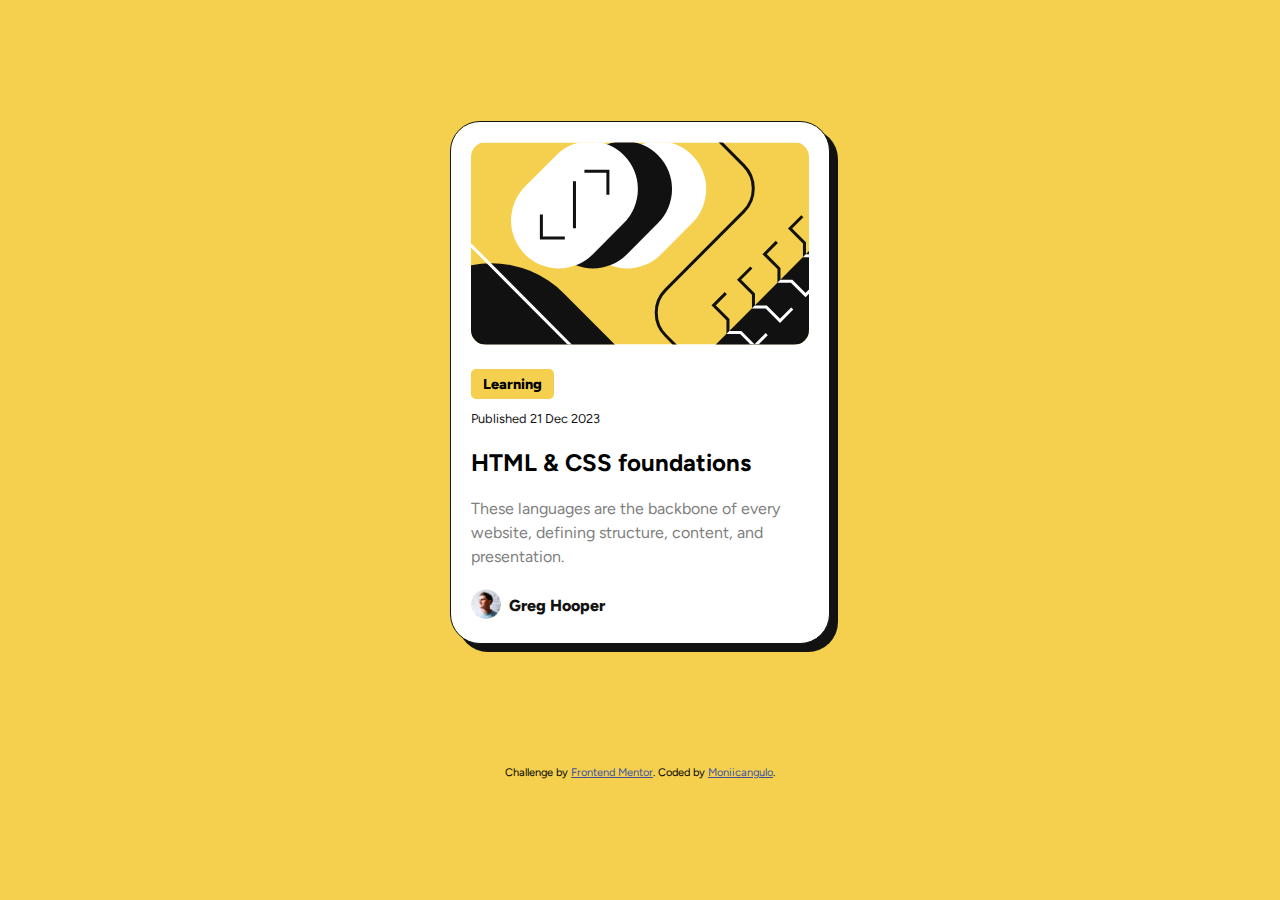
<file: blog-preview-card-main/index.html>
<!DOCTYPE html>
<html lang="en">

<head>
  <meta charset="UTF-8">
  <meta name="viewport" content="width=device-width, initial-scale=1.0">
  <!-- displays site properly based on user's device -->

  <link rel="icon" type="image/png" sizes="32x32" href="./assets/images/favicon-32x32.png">
  <link rel="stylesheet" href="stylesheet.css">
  <title>Frontend Mentor | Blog preview card</title>

  <!-- Feel free to remove these styles or customise in your own stylesheet 👍 -->
  <style>
    .attribution {
      font-size: 11px;
      text-align: center;
    }

    .attribution a {
      color: hsl(228, 45%, 44%);
    }
  </style>
</head>

<body>

  <div class="main-card">
    <figure class="illustration-article">
      <img src="assets/images/illustration-article.svg" alt="illustration-article">
    </figure>
    <div class="main-card-date">
      <span>Learning</span>
      <p>
        Published 21 Dec 2023
      </p>
    </div>
    <h2>
      HTML & CSS foundations
    </h2>
    <p>
      These languages are the backbone of every website, defining structure, content, and presentation.
    </p>
    <div class="main-card-user">
      <figure>
        <img src="assets/images/image-avatar.webp" alt="user">
      </figure>
      <p>
        Greg Hooper
      </p>
    </div>
  </div>

  <div class="attribution">
    Challenge by <a href="https://www.frontendmentor.io?ref=challenge" target="_blank">Frontend Mentor</a>.
    Coded by <a href="#">Moniicangulo</a>.
  </div>
</body>

</html>
</file>
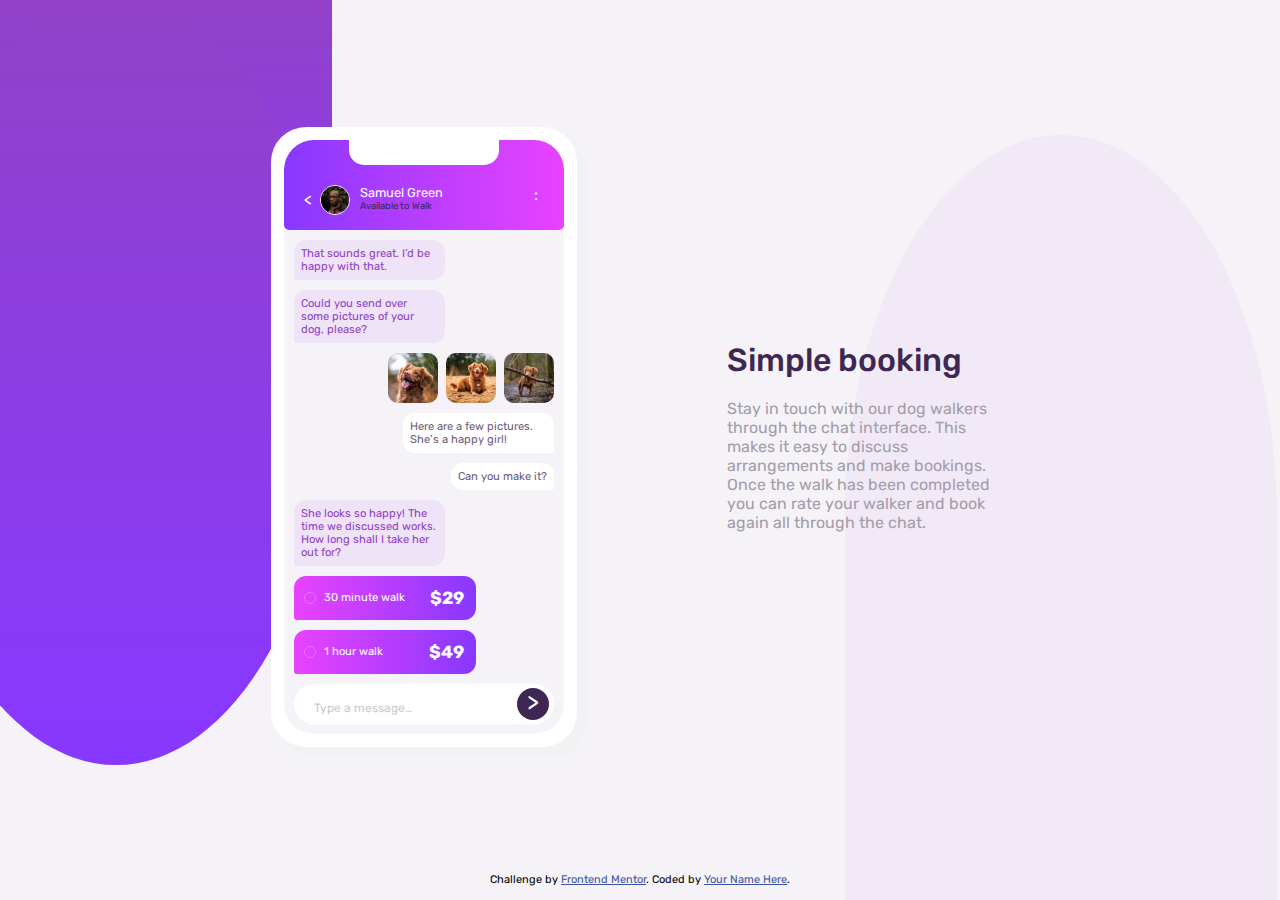
<file: chat-app-css-illustration-master/index.html>
<!DOCTYPE html>
<html lang="en">

<head>
  <meta charset="UTF-8">
  <meta name="viewport" content="width=device-width, initial-scale=1.0">
  <!-- displays site properly based on user's device -->

  <link rel="icon" type="image/png" sizes="32x32" href="./images/favicon-32x32.png">
  <link rel="stylesheet" href="stylesheet.css">
  <title>Frontend Mentor | [Challenge Name Here]</title>

  <!-- Feel free to remove these styles or customise in your own stylesheet 👍 -->
  <style>
    .attribution {
      font-size: 11px;
      text-align: center;
    }

    .attribution a {
      color: hsl(228, 45%, 44%);
    }
  </style>
</head>

<body>
  <section>

    <div class="container-phone">
      <div class="container-main-heading">
        <span class="rectangle-head"></span>
        
        <div class="main-heading">
          <span>&lt</span>
          
          <div class="container-user">
            <figure>
              <img src="images/avatar.jpg" alt="avatar">
            </figure>
            <div>
              <span>
                Samuel Green
              </span>
              <span>
                Available to Walk
              </span>
            </div>
          </div>
          
          <span>:</span>
        </div>
      </div>



      <div class="container-chat">
        <p class="message-left">
          That sounds great. I’d be happy with that.
        </p>
        <p class="message-left">
          Could you send over some pictures of your dog, please?
        </p>

        <div class="images-dogs">
          <figure>
            <img src="images/dog-image-1.jpg" alt="dog">
          </figure>
          <figure>
            <img src="images/dog-image-2.jpg" alt="dog">
          </figure>
          <figure>
            <img src="images/dog-image-3.jpg" alt="dog">
          </figure>
        </div>

        <p class="message-right">
          Here are a few pictures. She’s a happy girl!
        </p>
        <p class="message-right">
          Can you make it?
        </p>

        <p class="message-left">
          She looks so happy! The time we discussed works. How long shall I take her out for?
        </p>

        <div class="container-price">
          <span class="radio"></span>
          <span>30 minute walk </span>
          <span>$29</span>
        </div>
        <div class="container-price">
          <span class="radio"></span>
          <span> 1 hour walk </span>
          <span>$49</span>
        </div>

        <div class="submit-button">
          <span>
            Type a message…
          </span>
          <span>&#62</span>
        </div>
      </div>
    </div>

    <div class="container-info">
      <h1>
        Simple booking
      </h1>
      <p>
        Stay in touch with our dog walkers through the chat interface. This makes it easy to
        discuss arrangements and make bookings. Once the walk has been completed you can rate
        your walker and book again all through the chat.
      </p>
    </div>

  </section>

  <div class="attribution">
    Challenge by <a href="https://www.frontendmentor.io?ref=challenge" target="_blank">Frontend Mentor</a>.
    Coded by <a href="#">Your Name Here</a>.
  </div>
</body>

</html>
</file>
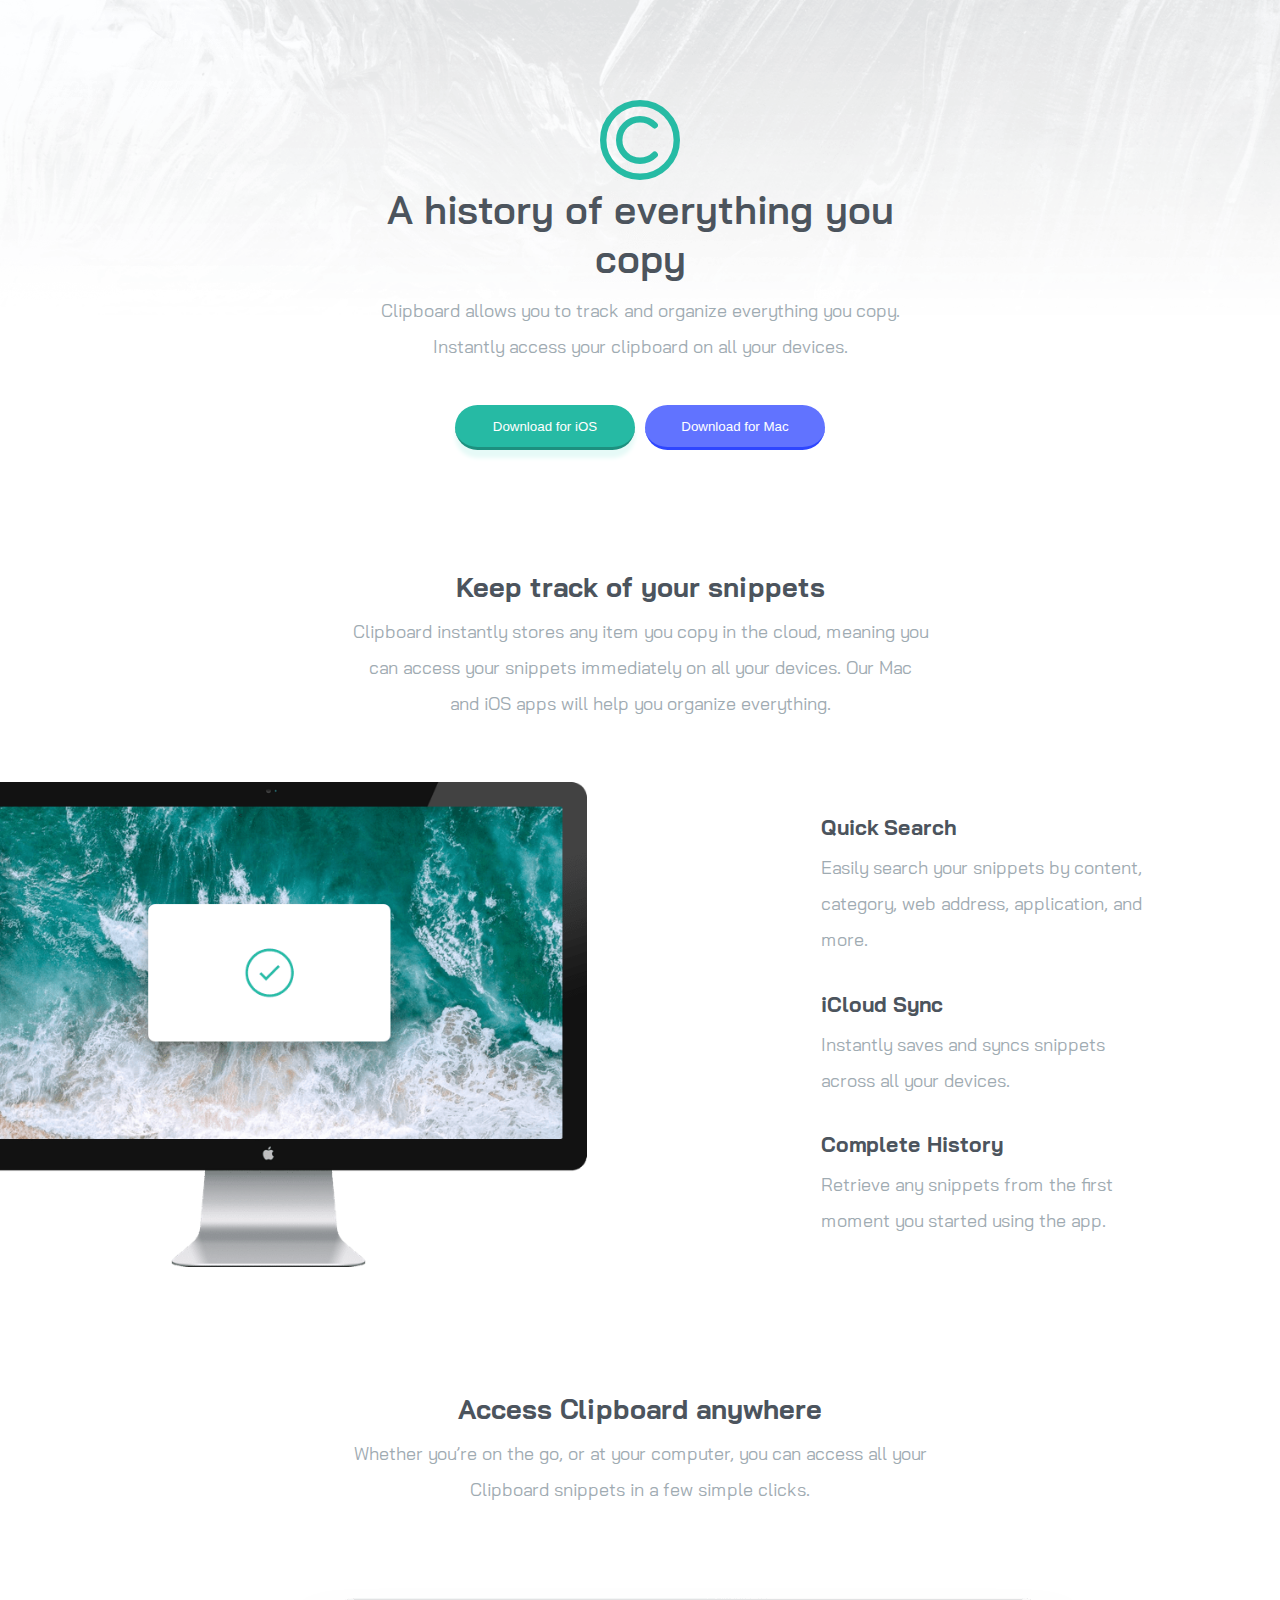
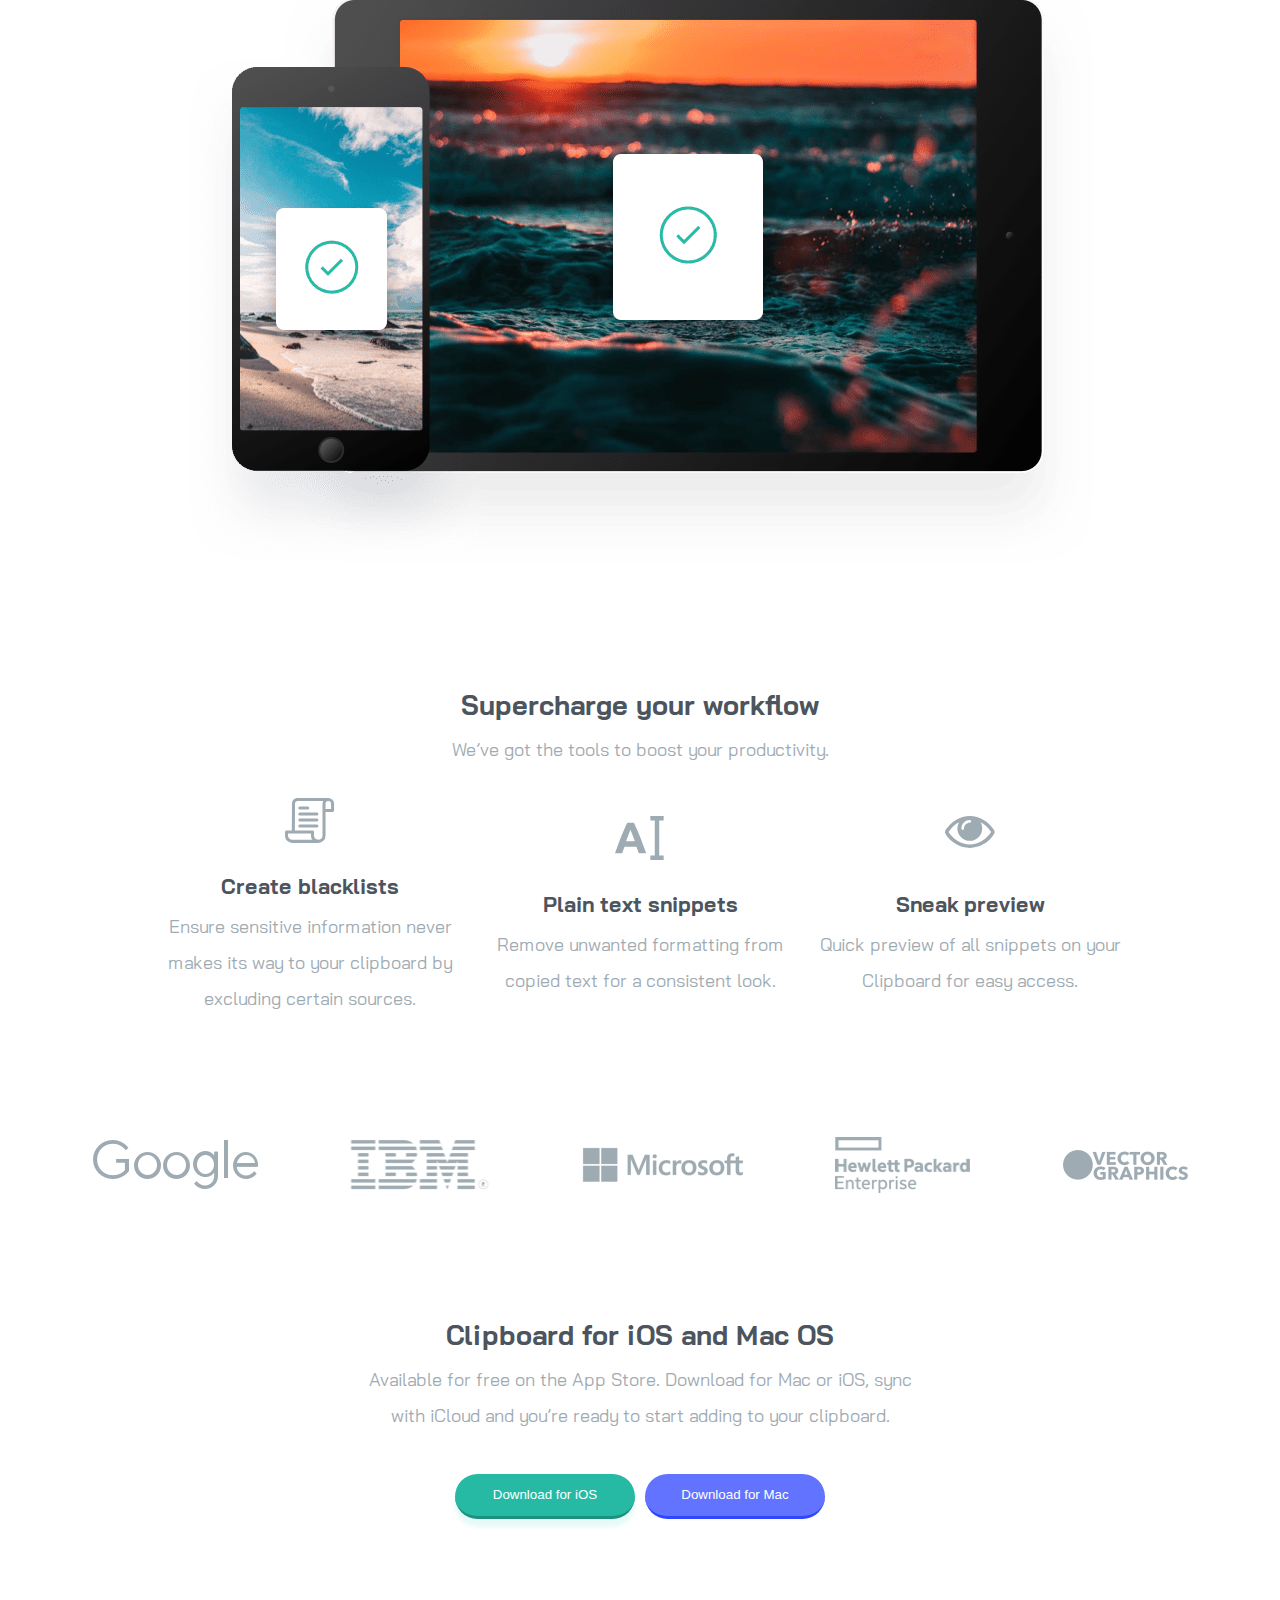
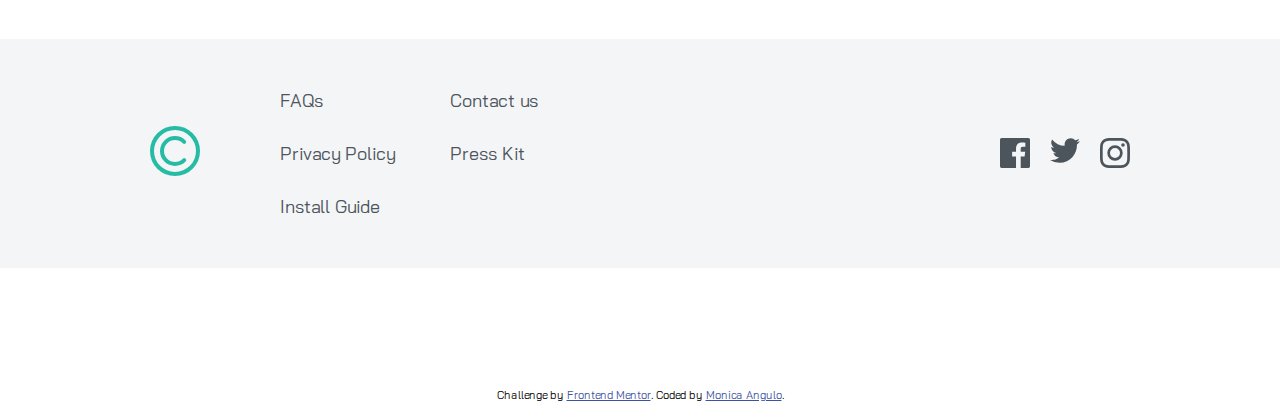
<file: clipboard-landing-page-master/index.html>
<!DOCTYPE html>
<html lang="en">

<head>
  <meta charset="UTF-8">
  <meta name="viewport" content="width=device-width, initial-scale=1.0">
  <!-- displays site properly based on user's device -->

  <link rel="icon" type="image/png" sizes="32x32" href="./images/favicon-32x32.png">
  <link rel="stylesheet" href="stylesheet.css">

  <title>Frontend Mentor | Clipboard landing page</title>

  <!-- Feel free to remove these styles or customise in your own stylesheet 👍 -->
  <style>
    .attribution {
      font-size: 11px;
      text-align: center;
    }

    .attribution a {
      color: hsl(228, 45%, 44%);
    }
  </style>
</head>

<body>

  <header>
    <figure>
      <img src="images/logo.svg" alt="logo">
    </figure>
    <div class="container-text">
      <h1>
        A history of everything you copy
      </h1>
      <p>
        Clipboard allows you to track and organize everything you
        copy. Instantly access your clipboard on all your devices.
      </p>
    </div>
    <div class="container-buttons">
      <button class="button-ios">
        Download for iOS
      </button>
      <button class="button-mac">
        Download for Mac
      </button>
    </div>
  </header>

  <section class="main-section">

    <div class="container-text">
      <h2>
        Keep track of your snippets
      </h2>
      <p>
        Clipboard instantly stores any item you copy in the cloud,
        meaning you can access your snippets immediately on all your
        devices. Our Mac and iOS apps will help you organize everything.
      </p>
    </div>

    <div class="container-information">
      <figure>
        <img src="images/image-computer.png" alt="computer">
      </figure>

      <div class="information">
        <div class="container-text">
          <h3>
            Quick Search
          </h3>
          <p>
            Easily search your snippets by content, category, web address,
            application, and more.
          </p>
        </div>

        <div class="container-text">
          <h3>
            iCloud Sync
          </h3>
          <p>
            Instantly saves and syncs snippets across all your devices.
          </p>
        </div>

        <div class="container-text">
          <h3>
            Complete History
          </h3>
          <p>
            Retrieve any snippets from the first moment you started using the app.
          </p>

        </div>
      </div>
    </div>
  </section>

  <section>
    <div class="container-text">
      <h2>
        Access Clipboard anywhere
      </h2>
      <p>
        Whether you’re on the go, or at your computer, you can access all your Clipboard
        snippets in a few simple clicks.
      </p>
    </div>
    <figure class="devices">
      <img src="images/image-devices.png" alt="">
    </figure>

  </section>

  <section class="container-characteristics">
    <div class="container-text">
      <h2>
        Supercharge your workflow
      </h2>
      <p>
        We’ve got the tools to boost your productivity.
      </p>
    </div>

    <div class="characteristics">
      <div class="container-text">
        <figure>
          <img src="images/icon-blacklist.svg" alt="icon-blacklist">
        </figure>
        <h3>
          Create blacklists
        </h3>
        <p>
          Ensure sensitive information never makes its way to your clipboard by excluding certain sources.
        </p>
      </div>
      <div class="container-text">
        <figure>
          <img src="images/icon-text.svg" alt="icon-text">
        </figure>
        <h3>
          Plain text snippets
        </h3>
        <p>
          Remove unwanted formatting from copied text for a consistent look.
        </p>
      </div>
      <div class="container-text">
        <figure>
          <img src="images/icon-preview.svg" alt="icon-preview">
        </figure>
        <h3>
          Sneak preview
        </h3>
        <p>
          Quick preview of all snippets on your Clipboard for easy access.
        </p>
      </div>
    </div>
  </section>

  <section class="container-logos">
    <figure>
      <img src="images/logo-google.png" alt="logo-google">
    </figure>
    <figure>
      <img src="images/logo-ibm.png" alt="logo-ibm">
    </figure>
    <figure>
      <img src="images/logo-microsoft.png" alt="logo-ibm">
    </figure>
    <figure>
      <img src="images/logo-hp.png" alt="logo-hp">
    </figure>
    <figure>
      <img src="images/logo-vector-graphics.png" alt="logo-vector-graphics">
    </figure>
  </section>

  <section>
    <div class="container-text">
      <h2>
        Clipboard for iOS and Mac OS
      </h2>
      <p>
        Available for free on the App Store. Download for Mac or iOS, sync with iCloud
        and you’re ready to start adding to your clipboard.
      </p>
    </div>
    <div class="container-buttons">
      <button class="button-ios">
        Download for iOS
      </button>
      <button class="button-mac">
        Download for Mac
      </button>
    </div>
  </section>

  <footer class="footer">
    <figure>
      <img src="images/logo.svg" alt="logo">
    </figure>
    <div class="links">
      <a href="/">
        FAQs
      </a>
      <a href="/">
        Contact us
      </a>
      <a href="/">
        Privacy Policy
      </a>
      <a href="/">
        Press Kit
      </a>
      <a href="/">
        Install Guide
      </a>
    </div>

    <div>
      <figure>
        <img src="images/icon-facebook.svg" alt="icon-facebook">
      </figure>
      <figure>
        <img src="images/icon-twitter.svg" alt="icon-twitter">
      </figure>
      <figure>
        <img src="images/icon-instagram.svg" alt="icon-instagram">
      </figure>
    </div>
  </footer>

  <footer class="attribution">
    <p >
      Challenge by <a href="https://www.frontendmentor.io?ref=challenge" target="_blank">Frontend Mentor</a>.
      Coded by <a href="#">Monica Angulo</a>.
    </p>
  </footer> 
</body>

</html>
</file>
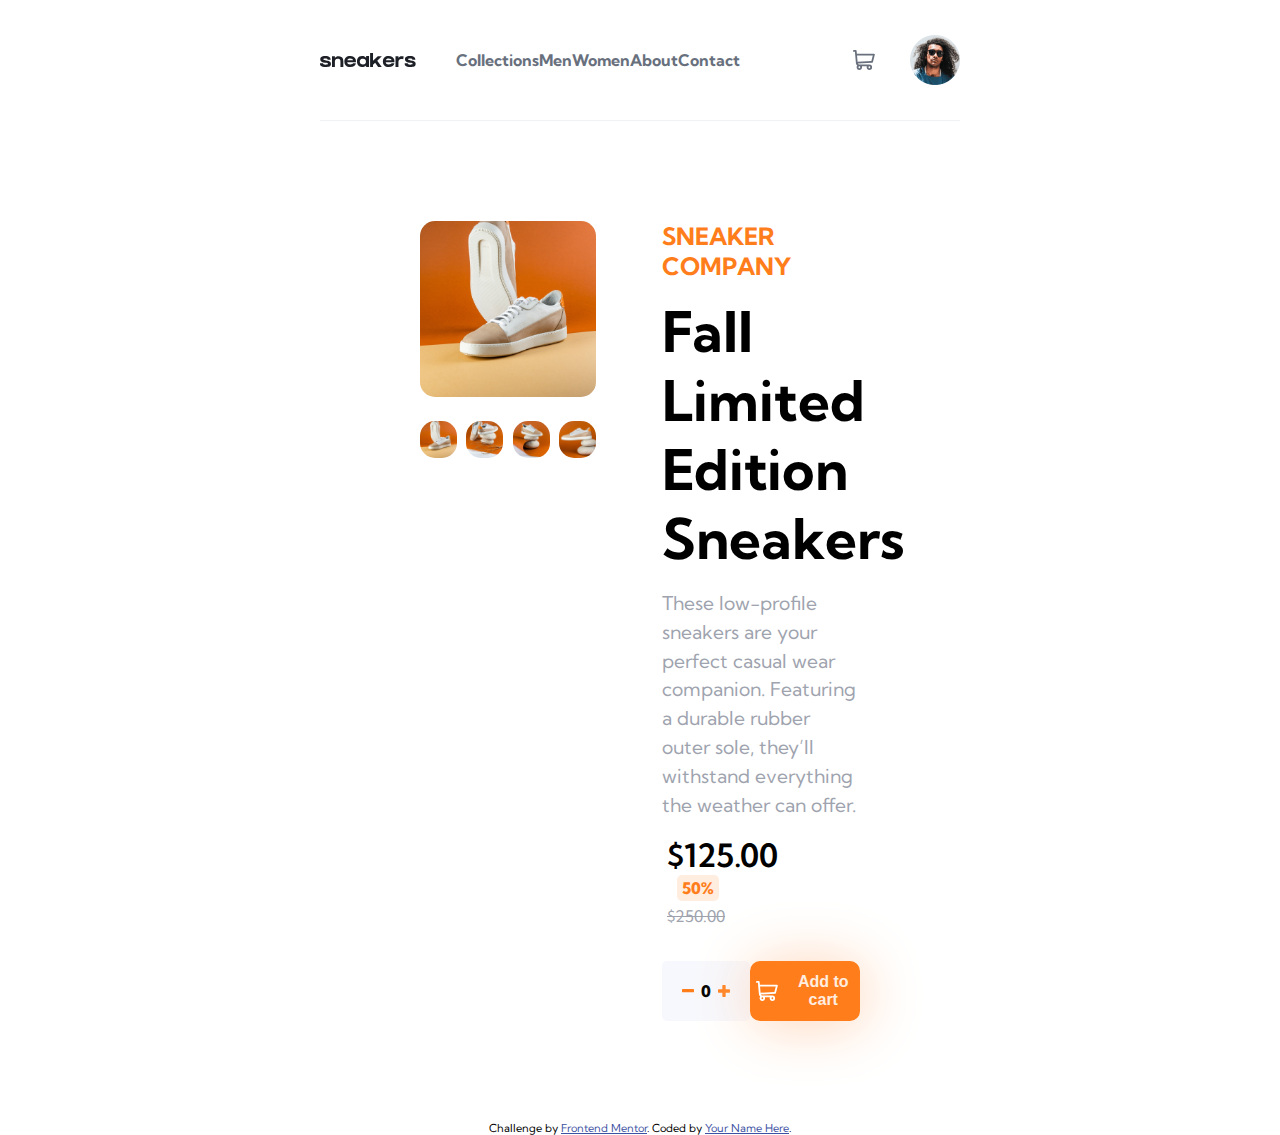
<file: ecommerce-product-page-main/index.html>
<!DOCTYPE html>
<html lang="en">
<head>
  <meta charset="UTF-8">
  <meta name="viewport" content="width=device-width, initial-scale=1.0"> <!-- displays site properly based on user's device -->

  <link rel="icon" type="image/png" sizes="32x32" href="./images/favicon-32x32.png">
  
  <title>Frontend Mentor | E-commerce product page</title>
  <link rel="stylesheet" href="css/stylesheet.css">

  <!-- Feel free to remove these styles or customise in your own stylesheet 👍 -->
  <style>
    .attribution { font-size: 11px; text-align: center; }
    .attribution a { color: hsl(228, 45%, 44%); }
  </style>
</head>
<body>
  <header>
    <div class="contenedor-logo-nav">
      <img src="images/logo.svg" alt="Logo" class="logo">
      <nav>
        <ul>
          <li class="letra-nav">Collections</li>
          <li class="letra-nav">Men</li>
          <li class="letra-nav">Women</li>
          <li class="letra-nav">About</li>
          <li class="letra-nav">Contact</li>
        </ul>
      </nav>
    </div>
    <div class="contenedor-header-images">
      <img src="images/icon-cart.svg" alt="cart" class="imagen-cart">
      <img src="images/image-avatar.png" alt="user"class="imagen-user">
    </div>
  </header>
  <div class="contenedor-principal">

    <section class="section01">
      <figure class="imagen-principal">
        <img src="images/image-product-1.jpg" alt="product-1">
      </figure>
      <div class="contenedor-barra-img">
        <img src="images/image-product-1-thumbnail.jpg" alt="product-1">
        <img src="images/image-product-2-thumbnail.jpg" alt="product-2">
        <img src="images/image-product-3-thumbnail.jpg" alt="product-3">
        <img src="images/image-product-4-thumbnail.jpg" alt="product-4">
      </div>
    </section>
  <section class="section02">
    <span class="letra-naranja">
      SNEAKER COMPANY
    </span>
    <p></p>
    <span class="letra-titulo">
      Fall Limited Edition Sneakers
    </span>
    <p></p>
    <span class="letra-gris">
      These low-profile sneakers are your perfect casual wear companion. Featuring a 
      durable rubber outer sole, they’ll withstand everything the weather can offer.    
    </span>
    <p></p>
    <div class="contenedor-precio">
      <span class="letra-nuevo-precio">$125.00</span>
      <span class="letra-descuento">50%</span>
      <span class="letra-antiguo-precio">$250.00</span>
    </div>
    <div class="contenedor-cant-boton">
      <div class="contenedor-numero-producto">
        <img src="images/icon-minus.svg" alt="minus">
        <span class="cantidad">0</span>
        <img src="images/icon-plus.svg" alt="plus">
      </div>
      <button class="boton-add"> 
        <img src="images/icon-cart.svg" alt="">
        Add to cart
      </button>
    <!--   <input type="submit" value="Add to cart" src="images/icon-cart.svg" > -->
    </div>
  </section>
</div>
  <div class="attribution">
    Challenge by <a href="https://www.frontendmentor.io?ref=challenge" target="_blank">Frontend Mentor</a>. 
    Coded by <a href="#">Your Name Here</a>.
  </div>
</body>
</html>
</file>
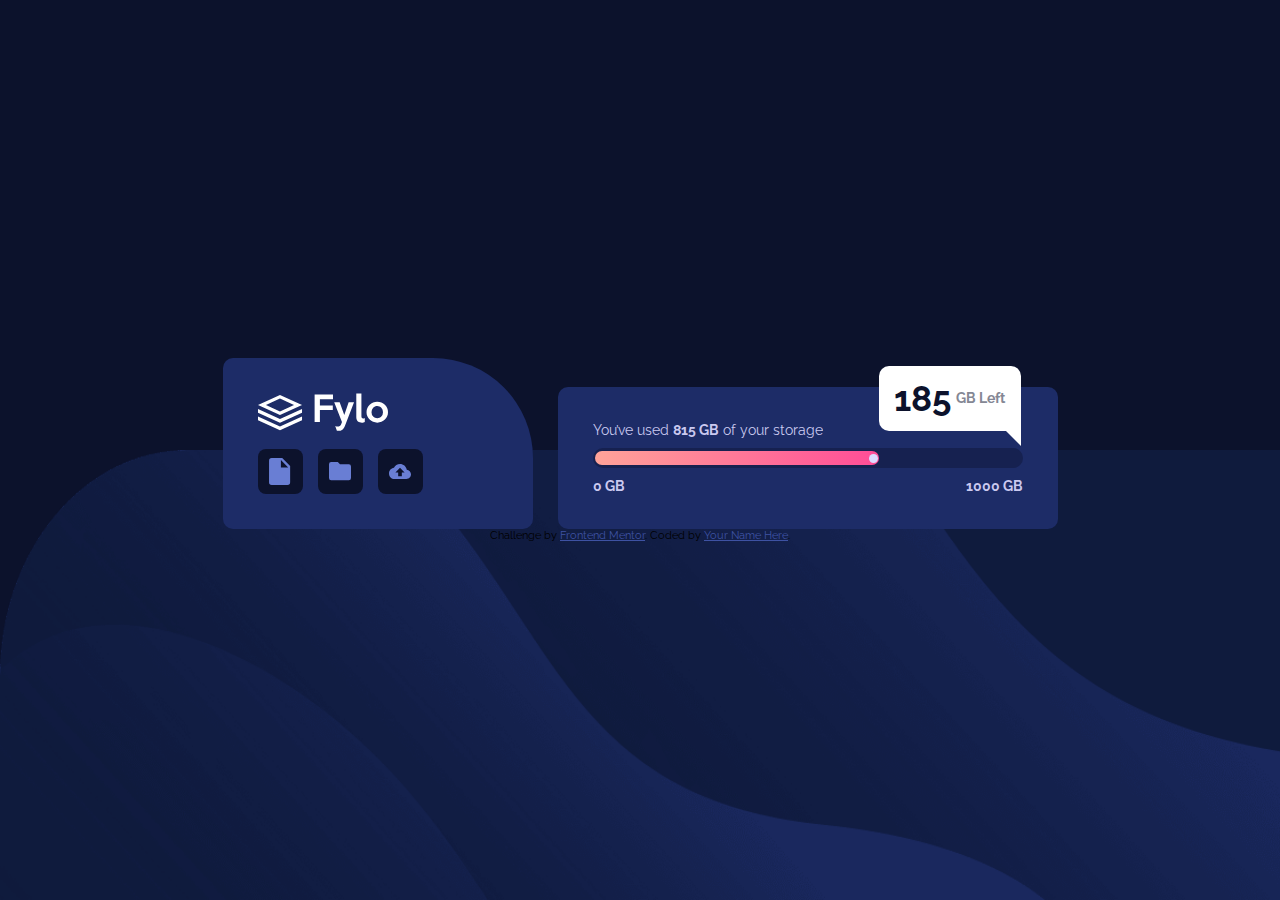
<file: fylo-data-storage-component-master/index.html>
<!DOCTYPE html>
<html lang="en">

<head>
  <meta charset="UTF-8">
  <meta name="viewport" content="width=device-width, initial-scale=1.0">
  <!-- displays site properly based on user's device -->

  <link rel="icon" type="image/png" sizes="32x32" href="./images/favicon-32x32.png">
  <link rel="stylesheet" href="stylesheet.css">
  <title>Frontend Mentor | Fylo data storage component</title>

  <!-- Feel free to remove these styles or customise in your own stylesheet 👍 -->
  <style>
    .attribution {
      font-size: 11px;
      text-align: center;
    }

    .attribution a {
      color: hsl(228, 45%, 44%);
    }
  </style>
</head>

<body>
  <section>


    <div class="card-logo">
      <figure class="logo">
        <img src="images/logo.svg" alt="logo">
      </figure>
      <div>
        <figure>
          <img src="images/icon-document.svg" alt="icon-document">
        </figure>
        <figure>
          <img src="images/icon-folder.svg" alt="icon-folder">
        </figure>
        <figure>
          <img src="images/icon-upload.svg" alt="icon-upload">
        </figure>
      </div>
    </div>

    <div class="card-data-storage">
      <p>
        You’ve used <span>815 GB</span> of your storage
      </p>
      <div class="bar-blue">
        <div class="bar-orange">
          <div class="circle-white">
          </div>
        </div>
        <div class="container-gb-left">
          <span>185 </span> 
          <span>GB Left</span>
          <svg width="100" height="100" xmlns="http://www.w3.org/2000/svg" class="triangule-gb-left">
            <polygon points="0,0 100,0 100,100" fill="white" />
          </svg>
        </div>
      </div>
      <div class="container-gb">
        <span>
          0 GB
        </span>
        <span>
          1000 GB
        </span>
      </div>
    </div>

  </section>
  <div class="attribution">
    Challenge by <a href="https://www.frontendmentor.io?ref=challenge" target="_blank">Frontend Mentor</a>.
    Coded by <a href="#">Your Name Here</a>.
  </div>
</body>

</html>
</file>
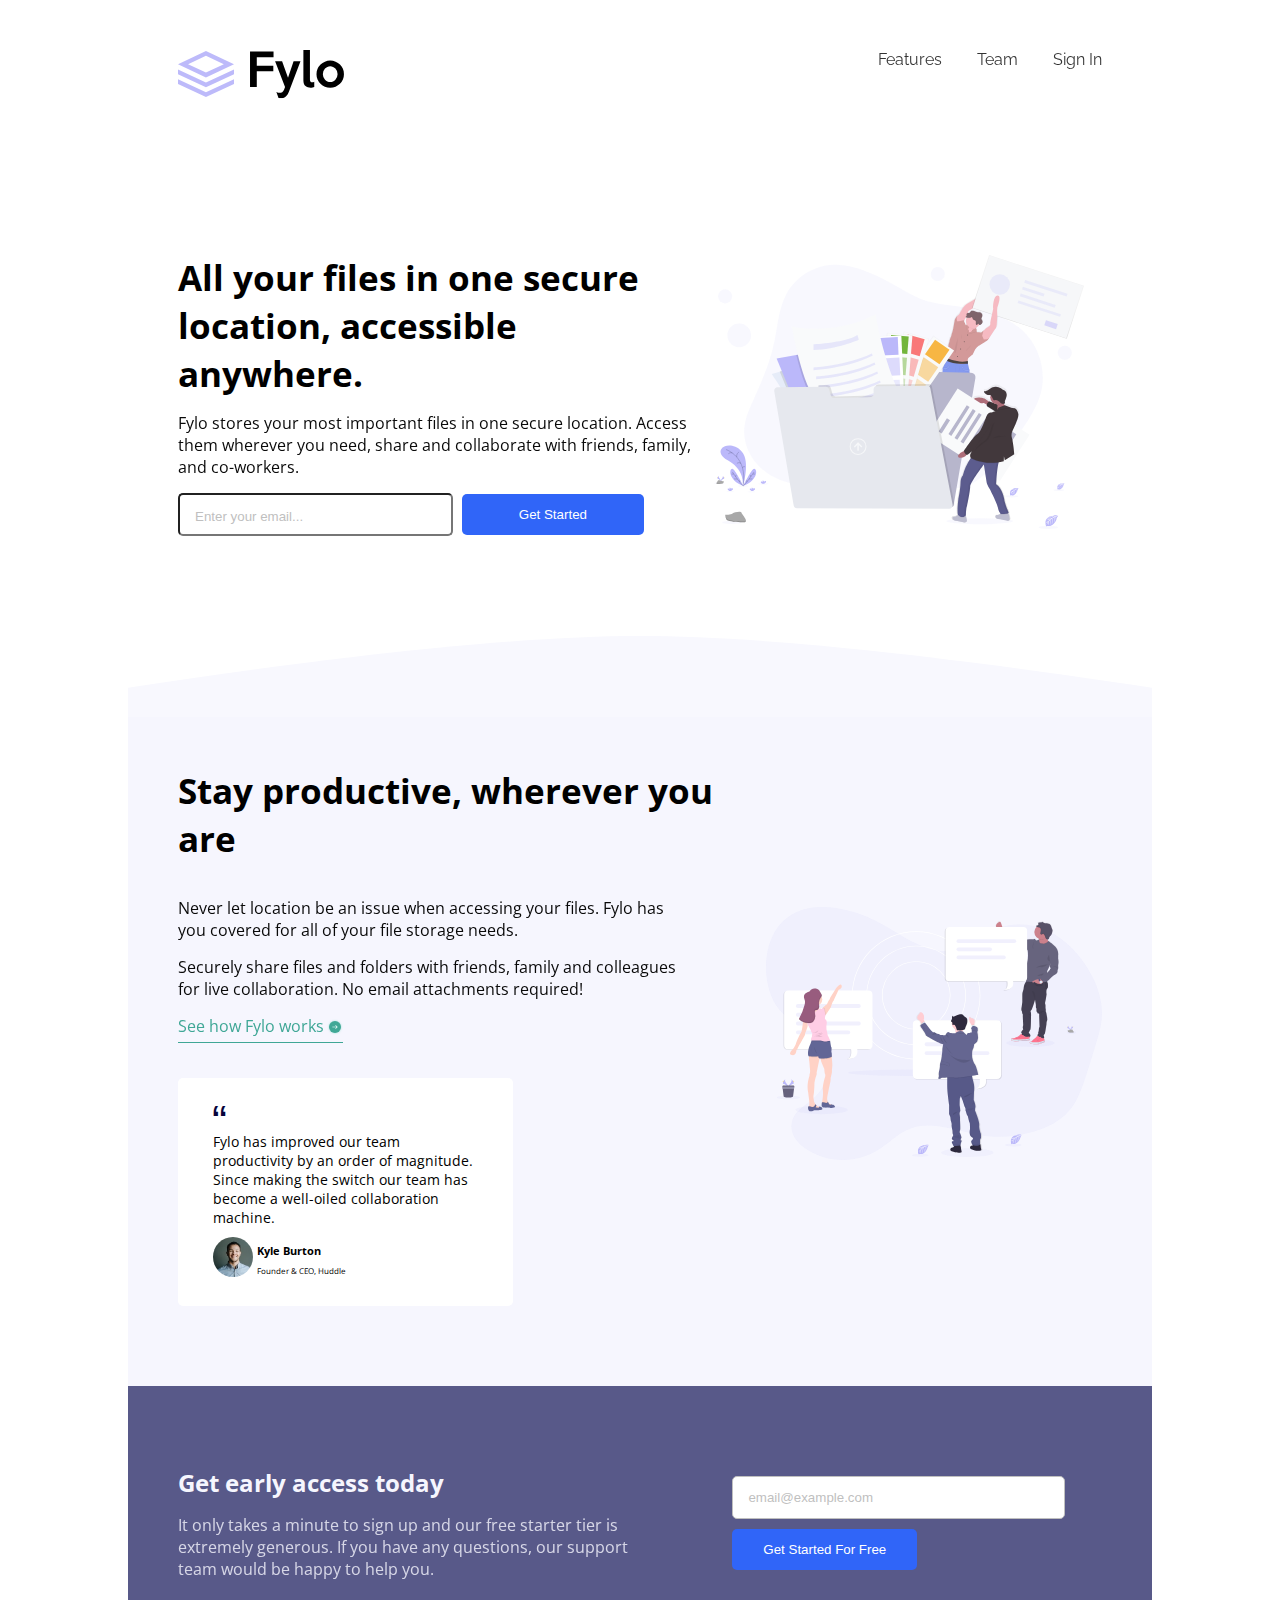
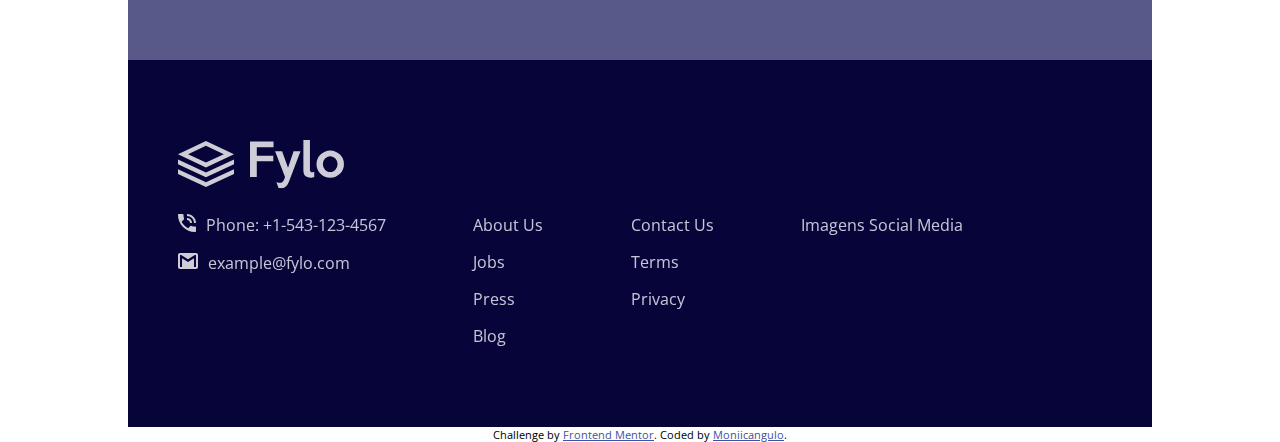
<file: fylo-landing-page-with-two-column-layout-master/index.html>
<!DOCTYPE html>
<html lang="en">
<head>
  <meta charset="UTF-8">
  <meta name="viewport" content="width=device-width, initial-scale=1.0"> <!-- displays site properly based on user's device -->

  <link rel="icon" type="image/png" sizes="32x32" href="./images/favicon-32x32.png">
  
  <title>Frontend Mentor | Fylo landing page with two column layout</title>
  <link rel="stylesheet" href="css/stylesheet.css">

  <!-- Feel free to remove these styles or customise in your own stylesheet 👍 -->
  <style>
    .attribution { font-size: 11px; text-align: center; }
    .attribution a { color: hsl(228, 45%, 44%); }
  </style>
</head>
<body>

  <header>
    <figure>
      <img src="images/logo-original.svg" alt="Logo">
    </figure>
    <nav>
      <ul>
        <li>
            <a href="/">Features</a>
        </li>
        <li>
            <a href="/">Team</a>
        </li>
        <li>
            <a href="/">Sign In</a>
        </li>
      </ul>
    </nav>
  </header>

  <section class="main-section">
    <div class="container-main-section-info">
      <h1 class="title">
        All your files in one secure location, accessible anywhere.
      </h1>
      <p class="paragraph-letter">
        Fylo stores your most important files in one secure location. 
        Access them wherever you need, share and collaborate with friends, 
        family, and co-workers.
      </p>
      <div class="container-inputs">
        <input type="text" value="Enter your email..." class="input-enter-email">
        <button class="button-started">Get Started</button>
      </div> 
    </div>
    <figure class="section-figure">
      <img src="images/illustration-1.svg" alt="">
    </figure>
  </section>

  <section class="container-figure">
    <img src="images/bg-curve-desktop.svg" alt="" class="img-curve">
  </section>

  <section class="secondary-section">
    <div class="container-secondary-section-info">
      <h1 class="title">
        Stay productive, wherever you are
      </h1>
      <div class="container-plan">
        <p class="paragraph-letter">
          Never let location be an issue when accessing your files. Fylo has you 
          covered for all of your file storage needs. 
        </p>
        <p class="paragraph-letter">
          Securely share files and folders with friends, family and colleagues for 
          live collaboration. No email attachments required!
        </p>
        <div class="link-how-works">
            <a href="/">See how Fylo works</a>
          <figure>
            <img src="images/icon-arrow.svg" alt="">
          </figure>
        </div>
      </div>
      
      <div class="user-comment">
        <figure class="icon-quotes">
          <img src="images/icon-quotes.svg" alt="">
        </figure>
        <p class="comment">
          Fylo has improved our team productivity by an order of magnitude. Since 
          making the switch our team has become a well-oiled collaboration machine.
        </p>
        <div class="user">
          <figure>
            <img src="images/avatar-testimonial.jpg" alt="">
          </figure>
          <div>
            <span class="user-name">Kyle Burton <br></span>
            <span class="user-job">Founder & CEO, Huddle</span>
          </div>
        </div>
      </div>

    </div>
    <figure class="section-figure">
      <img src="images/illustration-2.svg" alt="">
    </figure>
  </section>

  <section class="section-access">
    <div class="get-early-access-info">
      <h2>Get early access today</h2>
      <p>
        It only takes a minute to sign up and our free starter tier is extremely generous. 
        If you have any questions, our support team would be happy to help you.
      </p>
    </div>
    <div class="get-early-access-inputs">
      <input type="text" value="email@example.com" class="input-email">
      <button class="button-started-free button-started">
        Get Started For Free
    </button>
    </div> 
  </section>
  
  <footer class="footer">
    <figure class="footer-logo">
      <img src="images/logo.svg" alt="Logo">
    </figure>
    <div class="container-footer-info">

      <div>
        <ul>
          <li class="contact-info">
            <figure>
              <img src="images/icon-phone.svg" alt="">
            </figure>
            <span>Phone: +1-543-123-4567</span>
          </li>
          <li class="contact-info">
            <figure>
              <img src="images/icon-email.svg" alt="">
            </figure>
            <span>example@fylo.com</span>
          </li>
        </ul> 
      </div>
      <div>
        <ul>
          <li>
            <a href="/">About Us</a>
          </li>
          <li>
            <a href="/">Jobs</a>
          </li>
          <li>
            <a href="/">Press</a>
          </li>
          <li>
            <a href="/">Blog</a>
          </li>
        </ul>
      </div>
      <div>
        <ul>
          <li>
            <a href="/">Contact Us</a>
          </li>
          <li>
            <a href="/">Terms</a>
          </li>
          <li>
            <a href="/">Privacy</a>
          </li>
        </ul>
      </div>
      <div>
        <ul>
          <li class="img-social-media">
            Imagens Social Media
          </li>
        </ul>
      </div>
      
    </div>
  </footer>

  <footer>
    <p class="attribution">
      Challenge by <a href="https://www.frontendmentor.io?ref=challenge" target="_blank">Frontend Mentor</a>. 
      Coded by <a href="#">Moniicangulo</a>.
    </p>
  </footer>
</body>
</html>
</file>
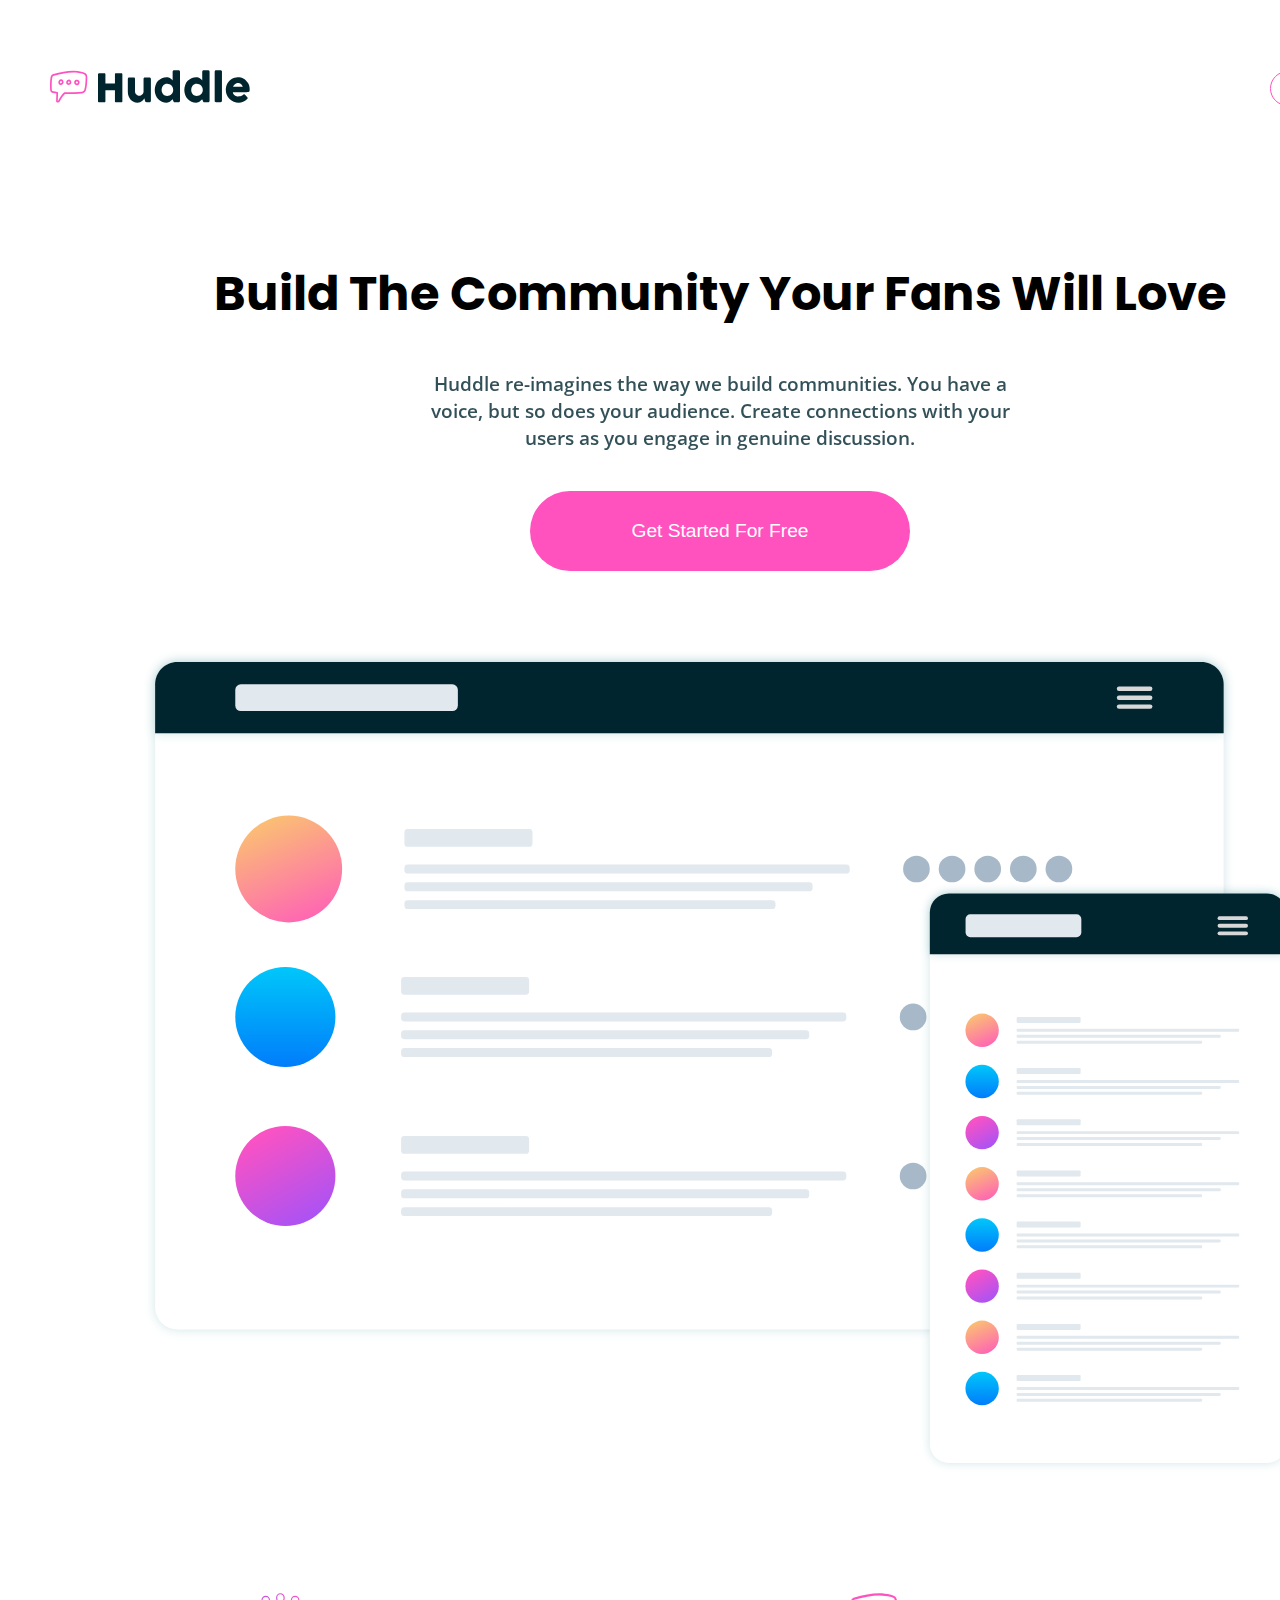
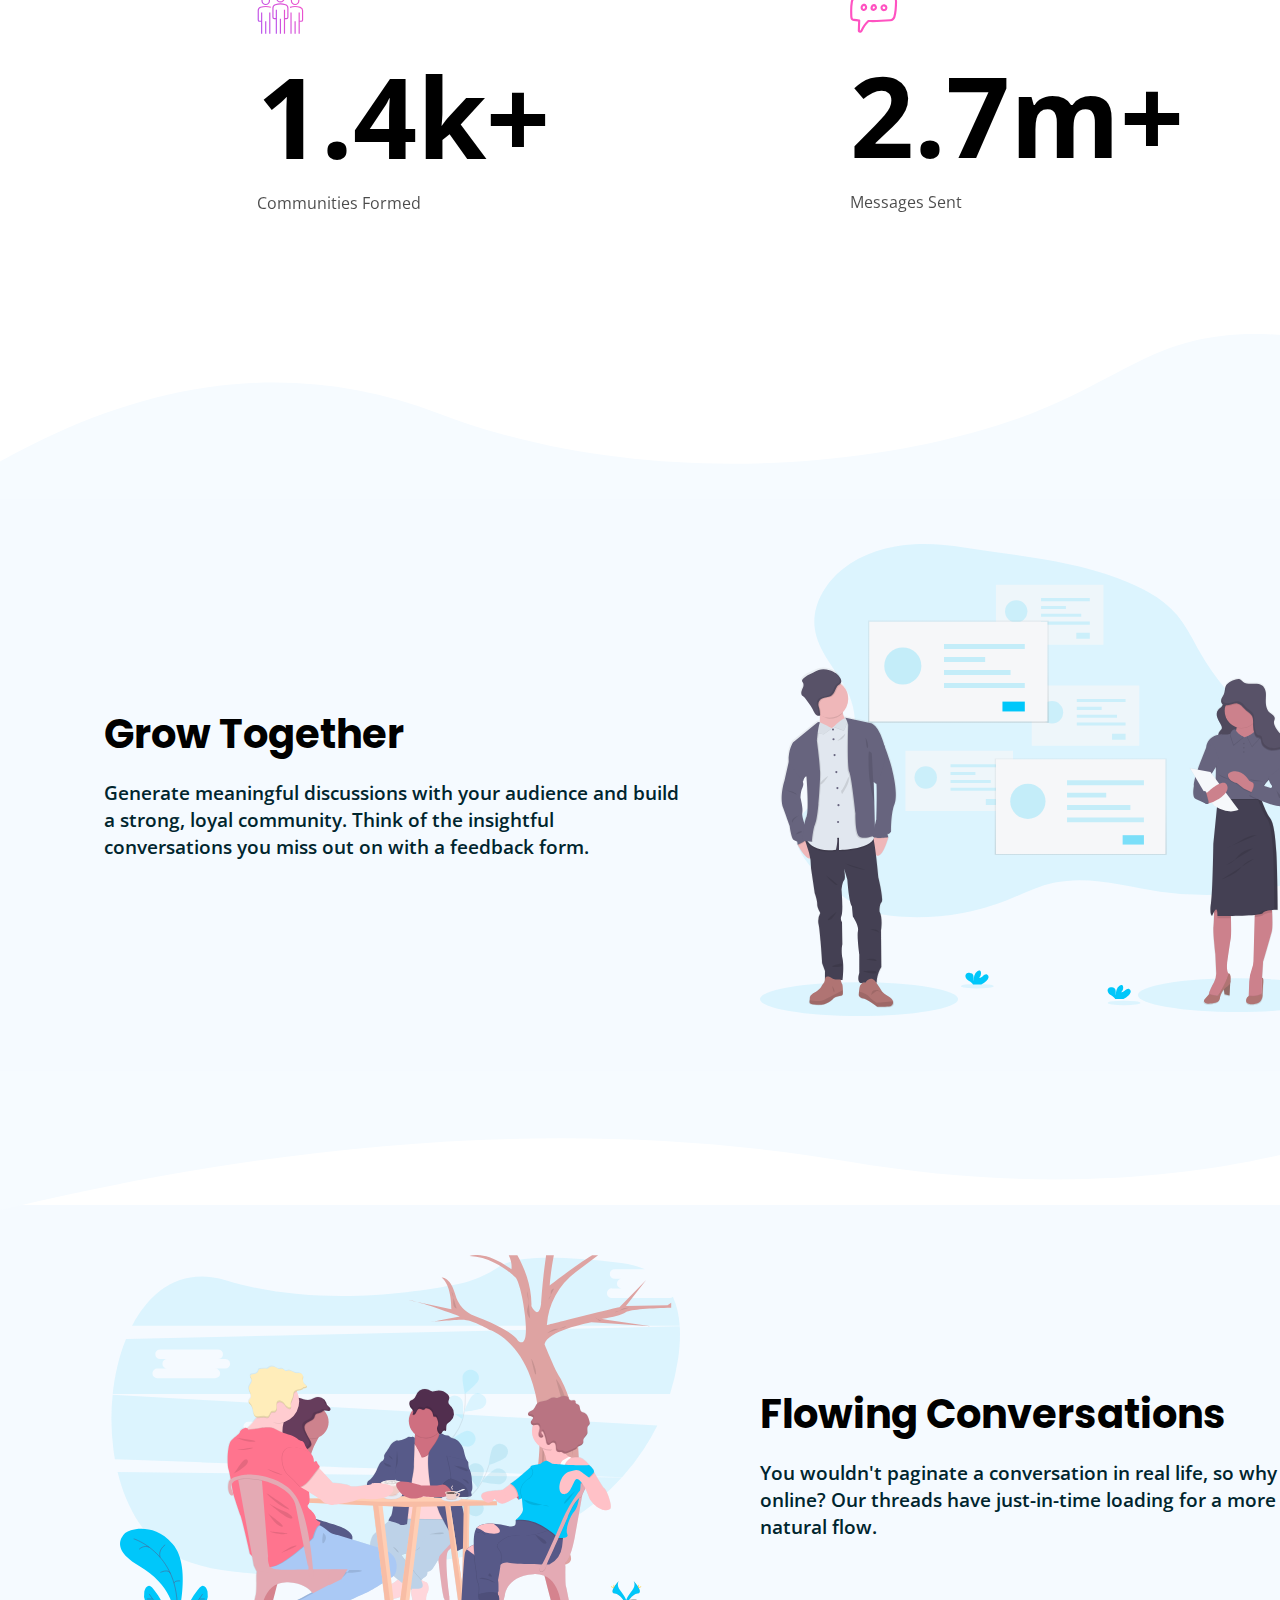
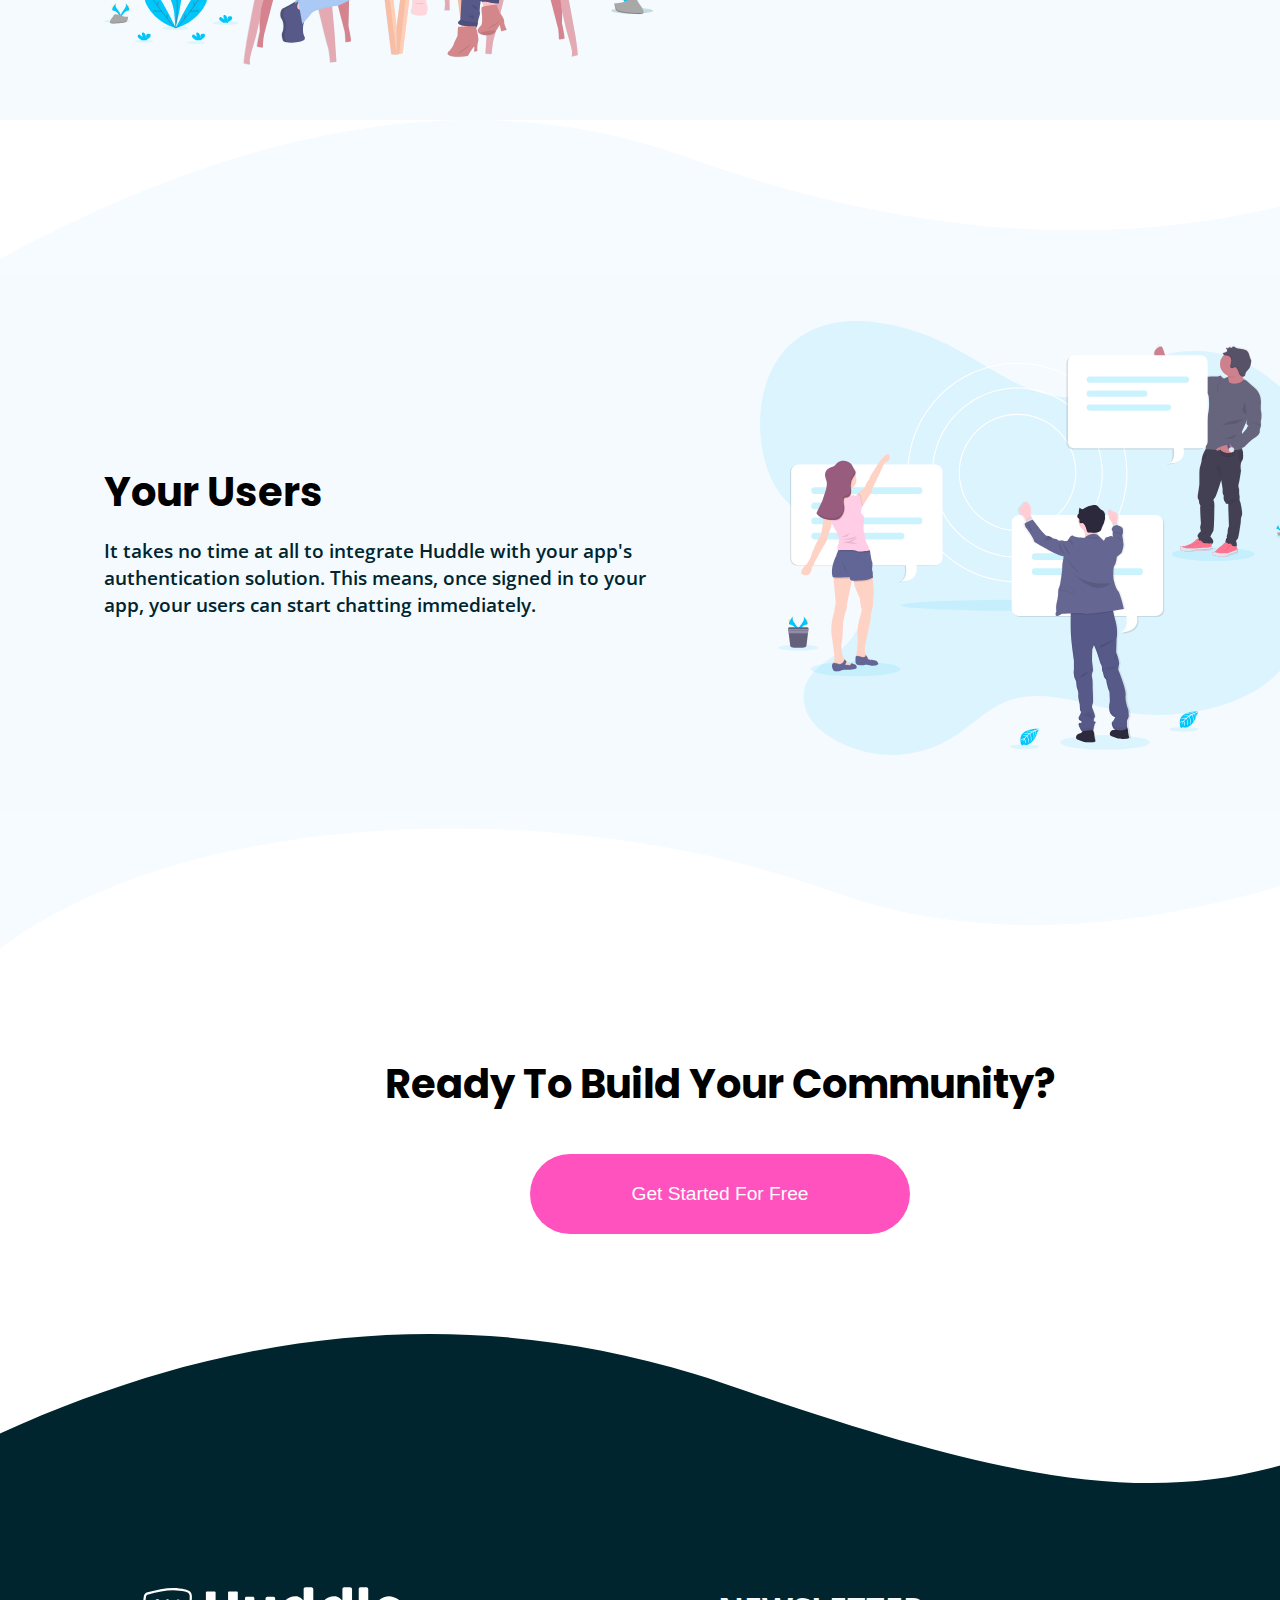
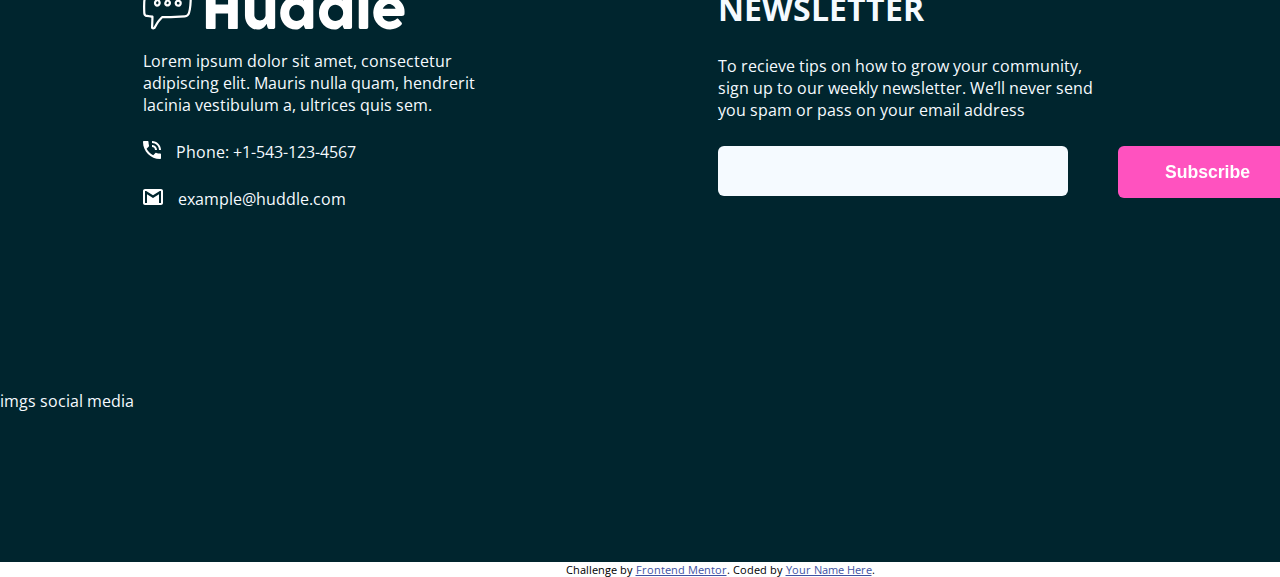
<file: huddle-landing-page-with-curved-sections-master/index.html>
<!DOCTYPE html>
<html lang="en">
<head>
  <meta charset="UTF-8">
  <meta name="viewport" content="width=device-width, initial-scale=1.0"> <!-- displays site properly based on user's device -->

  <link rel="icon" type="image/png" sizes="32x32" href="./images/favicon-32x32.png">
  <link rel="stylesheet" href="css/stylesheet.css">
  <title>Frontend Mentor | Huddle landing page with curved sections</title>

  <!-- Feel free to remove these styles or customise in your own stylesheet 👍 -->
  <style>
    .attribution { font-size: 11px; text-align: center; }
    .attribution a { color: hsl(228, 45%, 44%); }
  </style>
</head>
<body>
  <header>
    <figure>
      <img src="images/logo.svg" alt="logo">
    </figure>
    <button class="button-try-it">
      Try it free
    </button>
  </header>

  <section class="main-section">
    <h1 class="title">
      Build The Community Your Fans Will Love
    </h1>
    <p class="paragraph">
      Huddle re-imagines the way we build communities. You have a voice, but so does 
      your audience. Create connections with your users as you engage in genuine discussion. 
    </p>
    <button class="button-get-started">
      Get Started For Free
    </button>
  </section>

  <figure class="figure-mockups">
    <img src="images/screen-mockups.svg" alt="">
  </figure>

  <section class="community-section">
    <div>
      <figure>
        <img src="images/icon-communities.svg" alt="communities">
      </figure>
      <span class="big-letter">1.4k+</span>
      <p>
        Communities Formed
      </p>
    </div>
    <div>
      <figure>
        <img src="images/icon-messages.svg" alt="Messages">
      </figure>
      <span class="big-letter">2.7m+</span>
      <p>
        Messages Sent
      </p>
    </div>
  </section>

  <section>
    <figure>
      <img src="images/bg-section-top-desktop-1.svg" alt="" class="bg-top-1">
    </figure>
    <div class="container-info-img reverse">
      <div>
        <h2 class="title2">
          Grow Together
        </h2>
        <p>
          Generate meaningful discussions with your audience and build a strong, loyal community. 
          Think of the insightful conversations you miss out on with a feedback form. 
        </p>
      </div>
      <figure>
        <img src="images/illustration-grow-together.svg" alt="illustration-grow-together">
      </figure>
    </div>
    
    <figure>
      <img src="images/bg-section-bottom-desktop-1.svg" alt="" class="bg-bottom-1">
    </figure>
  </section>

  <section>
    <div class="container-info-img normal">
      <figure>
        <img src="images/illustration-flowing-conversation.svg" alt="illustration-flowing-conversation">
      </figure>
      <div>
        <h2 class="title2">
          Flowing Conversations
        </h2>
        <p>
          You wouldn't paginate a conversation in real life, so why do it online? Our threads have 
          just-in-time loading for a more natural flow.
        </p>
      </div>
    </div>
    </section>

  <section>
    <figure>
      <img src="images/bg-section-top-desktop-2.svg" alt="" class="bg-top-2">
    </figure>

    <div class="container-info-img reverse">
      <div>
        <h2 class="title2">
          Your Users
        </h2>
        <p>
          It takes no time at all to integrate Huddle with your app's authentication solution. This means, 
          once signed in to your app, your users can start chatting immediately.
        </p>
      </div>
      <figure>
        <img src="images/illustration-your-users.svg" alt="illustration-your-users">
      </figure>
    </div>

    <figure>
      <img src="images/bg-section-bottom-desktop-2.svg" alt="" class="bg-bottom-2">
    </figure>
  </section>

  <section class="last-section">
    <h2 class="title2">
      Ready To Build Your Community?
    </h2>
    <button class="button-get-started">
      Get Started For Free
    </button>
  </section>

  <footer>
    <figure>
      <img src="images/bg-footer-top-desktop.svg" alt="" class="bg-footer">
    </figure>
    <section class="footer-info"> 
      <article>
        <figure class="footer-logo">
          <img src="images/logo-footer.svg" alt="logo">
        </figure>
        <p class="footer-paragraph">
          Lorem ipsum dolor sit amet, consectetur adipiscing elit. Mauris nulla quam, hendrerit lacinia 
          vestibulum a, ultrices quis sem.
        </p>
       
          <div class="container-contact">
            <figure>
              <img src="images/icon-phone.svg" alt="phone">
            </figure>
            <p>Phone: +1-543-123-4567</p>
          </div>
          <div class="container-contact">
            <figure>
              <img src="images/icon-email.svg" alt="email">
            </figure>
            <p>example@huddle.com</p>
          </div>
        
      </article>

      <article>
        <span class="title-newsletter">NEWSLETTER</span>
        <p class="footer-paragraph">
          To recieve tips on how to grow your community, sign up to our weekly newsletter. We’ll never 
          send you spam or pass on your email address
        </p>
        <div class="container-footer-input">
          <input type="text" class="footer-input">
          <button class="button-subcribe">Subscribe</button>
        </div>
      </article>

    </section>
    
    <span class="img-social-media">
      imgs social media
    </span>
  </footer>
  

  <footer>
    <p class="attribution">
      Challenge by <a href="https://www.frontendmentor.io?ref=challenge" target="_blank">Frontend Mentor</a>. 
      Coded by <a href="#">Your Name Here</a>.
    </p>
  </footer>
</body>
</html>
</file>
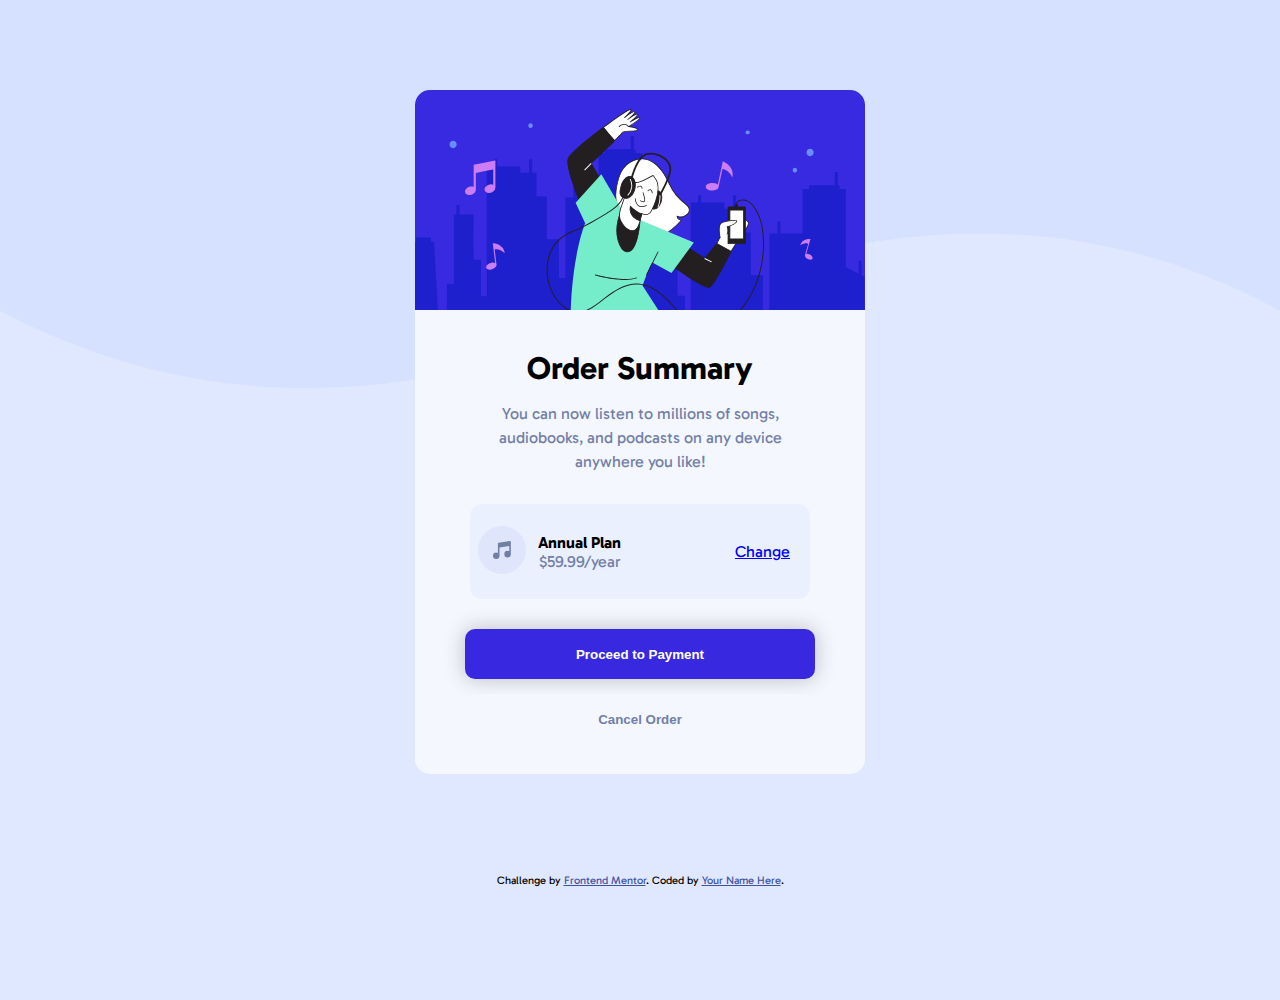
<file: order-summary-component-main/index.html>
<!DOCTYPE html>
<html lang="en">
<head>
  <meta charset="UTF-8">
  <meta name="viewport" content="width=device-width, initial-scale=1.0"> <!-- displays site properly based on user's device -->

  <link rel="icon" type="image/png" sizes="32x32" href="./images/favicon-32x32.png">
  
  <title>Frontend Mentor | Order summary card</title>
  <link rel="stylesheet" href="stylesheet.css">
  <!-- Feel free to remove these styles or customise in your own stylesheet 👍 -->
  <style>
    .attribution { font-size: 11px; text-align: center; }
    .attribution a { color: hsl(228, 45%, 44%); }
  </style>
</head>
<body>
<section>
  <figure class="imagen-p">
    <img src="images/illustration-hero.svg" alt="illustration-hero">
  </figure>
 <article class="contenedor-central">
   <span class="letra-grande negrita">
     Order Summary
    </span>
    <p></p>
    <span class="letra-gris">
      You can now listen to millions of songs, audiobooks, and podcasts on any 
      device anywhere you like!
    </span>
  </article>
<article class="contenedor-plan">
  <article class="contenedor-plan01">
    <figure>
      <img src="images/icon-music.svg" alt="icon-music">
    </figure>
    <article class="contenedor-plan01-texto">
      <span class="negrita">Annual Plan</span>
      <span class="letra-gris">$59.99/year</span>
    </article>
  </article>
  <article class="contenedor-plan02-texto">
    <span class="letra-change">Change</span>
  </article>
</article>
  <article class="contenedor-inputs">
    <input type="submit" value="Proceed to Payment" class="boton-azul negrita">
    <input type="submit"value="Cancel Order" class="boton-blanco negrita">
  </article>
  
  
</section>
  <div class="attribution">
    Challenge by <a href="https://www.frontendmentor.io?ref=challenge" target="_blank">Frontend Mentor</a>. 
    Coded by <a href="#">Your Name Here</a>.
  </div>
</body>
</html>
</file>
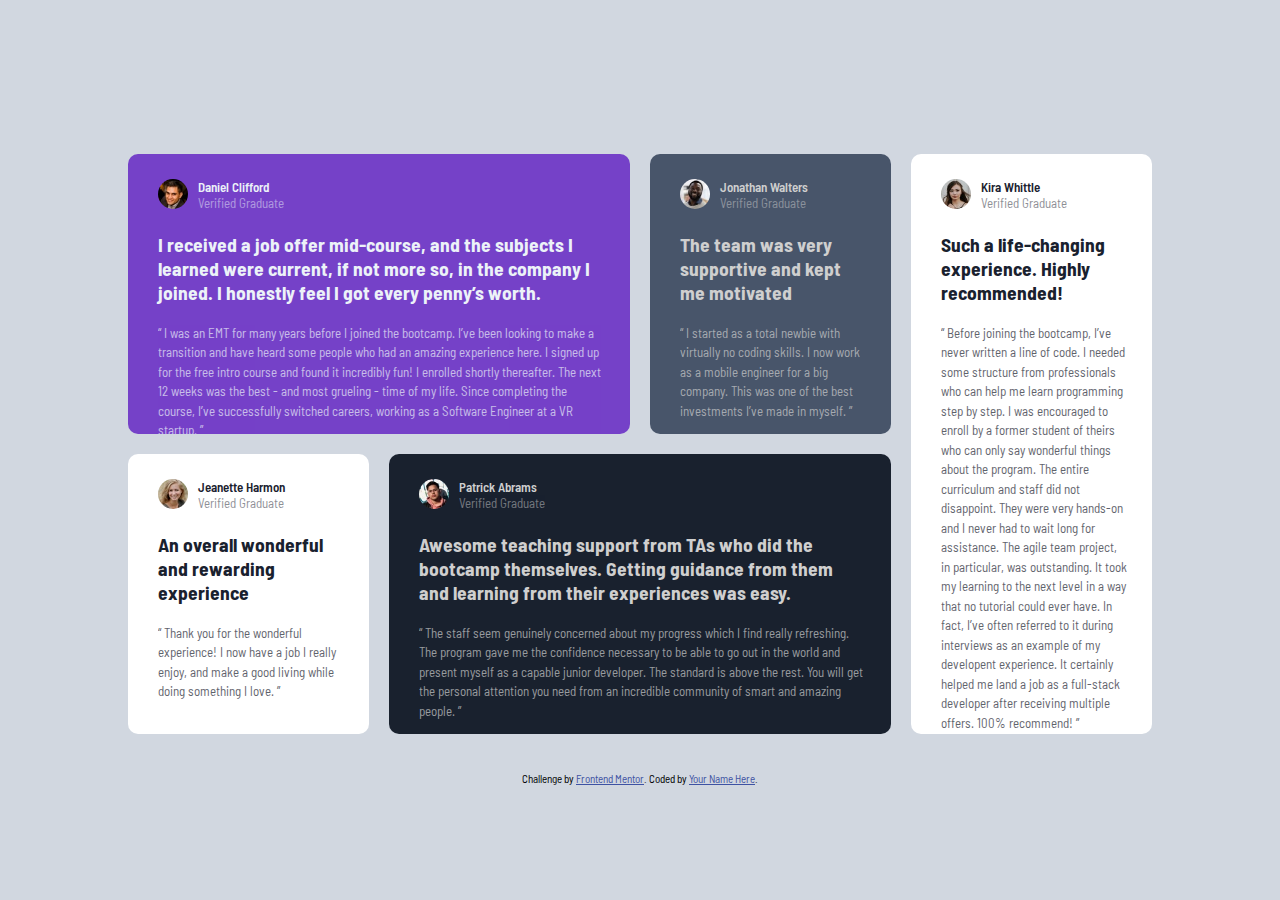
<file: testimonials-grid-section-main/index.html>
<!DOCTYPE html>
<html lang="en">

<head>
  <meta charset="UTF-8">
  <meta name="viewport" content="width=device-width, initial-scale=1.0">
  <!-- displays site properly based on user's device -->

  <link rel="icon" type="image/png" sizes="32x32" href="./images/favicon-32x32.png">
  <link rel="stylesheet" href="stylesheet.css">
  <title>Frontend Mentor | [Challenge Name Here]</title>

  <!-- Feel free to remove these styles or customise in your own stylesheet 👍 -->
  <style>
    .attribution {
      font-size: 11px;
      text-align: center;
    }

    .attribution a {
      color: hsl(228, 45%, 44%);
    }
  </style>
</head>

<body>
  <section>

    <div class="card-testimonial">

      <div class="container-user">
        <figure>
          <img src="images/image-daniel.jpg" alt="user">
        </figure>
        <div>
          <span>
            Daniel Clifford
          </span>
          <span>
            Verified Graduate
          </span>
        </div>
      </div>

      <h2>
        I received a job offer mid-course, and the subjects I learned were current, if not more so,
        in the company I joined. I honestly feel I got every penny’s worth.
      </h2>

      <p>
        “ I was an EMT for many years before I joined the bootcamp. I’ve been looking to make a
        transition and have heard some people who had an amazing experience here. I signed up
        for the free intro course and found it incredibly fun! I enrolled shortly thereafter.
        The next 12 weeks was the best - and most grueling - time of my life. Since completing
        the course, I’ve successfully switched careers, working as a Software Engineer at a VR startup. ”
      </p>
    </div>

    <div class="card-testimonial">
      <div class="container-user">
        <figure>
          <img src="images/image-jonathan.jpg" alt="user">
        </figure>
        <div>
          <span>
            Jonathan Walters
          </span>
          <span>
            Verified Graduate
          </span>
        </div>
      </div>

      <h2>
        The team was very supportive and kept me motivated
      </h2>
      <p>
        “ I started as a total newbie with virtually no coding skills. I now work as a mobile engineer
        for a big company. This was one of the best investments I’ve made in myself. ”
      </p>

    </div>

    <div class="card-testimonial">
      <div class="container-user">
        <figure>
          <img src="images/image-jeanette.jpg" alt="user">
        </figure>
        <div>
          <span>
            Jeanette Harmon
          </span>
          <span>
            Verified Graduate
          </span>
        </div>
      </div>

      <h2>
        An overall wonderful and rewarding experience
      </h2>
      <p>
        “ Thank you for the wonderful experience! I now have a job I really enjoy, and make a good living
        while doing something I love. ”
      </p>

    </div>

    <div class="card-testimonial">
      <div class="container-user">
        <figure>
          <img src="images/image-patrick.jpg" alt="user">
        </figure>
        <div>
          <span>
            Patrick Abrams
          </span>
          <span>
            Verified Graduate
          </span>
        </div>
      </div>

      <h2>
        Awesome teaching support from TAs who did the bootcamp themselves. Getting guidance from them and
        learning from their experiences was easy.
      </h2>
      <p>
        “ The staff seem genuinely concerned about my progress which I find really refreshing. The program
        gave me the confidence necessary to be able to go out in the world and present myself as a capable
        junior developer. The standard is above the rest. You will get the personal attention you need from
        an incredible community of smart and amazing people. ”
      </p>
    </div>

    <div class="card-testimonial">
      <div class="container-user">
        <figure>
          <img src="images/image-kira.jpg" alt="user">
        </figure>
        <div>
          <span>
            Kira Whittle
          </span>
          <span>
            Verified Graduate
          </span>
        </div>
      </div>
      <h2>
        Such a life-changing experience. Highly recommended!
      </h2>
      <p>
        “ Before joining the bootcamp, I’ve never written a line of code. I needed some structure from
        professionals who can help me learn programming step by step. I was encouraged to enroll by a former
        student of theirs who can only say wonderful things about the program. The entire curriculum and staff
        did not disappoint. They were very hands-on and I never had to wait long for assistance. The agile team
        project, in particular, was outstanding. It took my learning to the next level in a way that no tutorial
        could ever have. In fact, I’ve often referred to it during interviews as an example of my developent
        experience. It certainly helped me land a job as a full-stack developer after receiving multiple offers.
        100% recommend! ”
      </p>
    </div>
  </section>
  <div class="attribution">
    Challenge by <a href="https://www.frontendmentor.io?ref=challenge" target="_blank">Frontend Mentor</a>.
    Coded by <a href="#">Your Name Here</a>.
  </div>
</body>

</html>
</file>
<file: blog-preview-card-main/stylesheet.css>
@import url("https://fonts.googleapis.com/css2?family=Barlow+Semi+Condensed:ital,wght@0,400;0,600;1,400;1,600&family=Figtree:ital,wght@0,600;0,800;1,600;1,800&family=Raleway:ital,wght@0,400;0,700;1,400;1,700&family=Rubik:ital,wght@0,400;0,500;0,700;1,400;1,500;1,700&display=swap");
* {
  box-sizing: border-box;
  margin: 0px;
  padding: 0px;
}

body {
  background-color: hsl(47, 88%, 63%);
  display: flex;
  align-items: center;
  flex-direction: column;
  height: 100vh;
  justify-content: space-evenly;
  font-family: "Figtree", sans-serif;
  font-size: 16px;
}

.main-card {
  background-color: hsl(0, 0%, 100%);
  border: 1px solid hsl(0, 0%, 7%);
  border-radius: 30px;
  box-shadow: 8px 8px hsl(0, 0%, 7%);
  display: flex;
  gap: 20px;
  flex-direction: column;
  padding: 20px;
  width: 380px;
}
.main-card p {
  color: hsl(0, 0%, 50%);
  line-height: 1.5em;
}
.main-card .main-card-date {
  display: flex;
  flex-direction: column;
  gap: 10px;
}
.main-card .main-card-date span {
  background-color: hsl(47, 88%, 63%);
  border-radius: 5px;
  font-weight: 800;
  font-size: 0.9em;
  padding: 6px 12px;
  width: -moz-fit-content;
  width: fit-content;
}
.main-card .main-card-date p {
  font-size: 0.8em;
  color: hsl(0, 0%, 7%);
}
.main-card h2:hover {
  color: hsl(47, 88%, 63%);
  cursor: pointer;
  transition: cubic-bezier(0.165, 0.84, 0.44, 1);
}

.illustration-article {
  -o-object-fit: contain;
     object-fit: contain;
  width: 100%;
}
.illustration-article img {
  width: 100%;
  border-radius: 15px;
}

.main-card-user {
  align-items: center;
  display: flex;
  gap: 8px;
}
.main-card-user figure {
  -o-object-fit: contain;
     object-fit: contain;
  width: 30px;
}
.main-card-user figure img {
  border-radius: 50%;
  width: 100%;
}
.main-card-user p {
  color: hsl(0, 0%, 7%);
  font-weight: 800;
}

@media (max-width: 376px) {
  body {
    padding: 25px;
  }
  .main-card {
    width: 100%;
  }
}/*# sourceMappingURL=stylesheet.css.map */
</file>
<file: chat-app-css-illustration-master/stylesheet.css>
@import url("https://fonts.googleapis.com/css2?family=Barlow+Semi+Condensed:ital,wght@0,400;0,600;1,400;1,600&family=Raleway:ital,wght@0,400;0,700;1,400;1,700&family=Rubik:ital,wght@0,400;0,500;0,700;1,400;1,500;1,700&display=swap");
* {
  box-sizing: border-box;
  margin: 0px;
  padding: 0px;
}

body {
  flex-direction: column;
  height: 100vh;
  width: 100vw;
  /* background: {
      color: $light-grayish-violet;
      image:  url(images/bg.svg), url(images/bg-2.svg) right bottom no-repeat;;
      repeat: no-repeat;
      position: -100px 0px;
      size: 40% 85%;
  }; */
  background: url(images/bg.svg), url(images/bg-2.svg);
  background-color: hsl(270, 20%, 96%);
  background-repeat: no-repeat;
  background-position: -100px 0px, 120% 100%;
  background-size: 45% 85%;
  font-family: "Rubik", sans-serif;
  font-size: 16px;
}

section {
  display: flex;
  justify-content: center;
  height: 97%;
  align-items: center;
  gap: 150px;
}

.container-phone {
  display: flex;
  flex-direction: column;
}

.main-heading {
  color: white;
  display: grid;
  grid-template-columns: 0.3fr 4fr 0.2fr;
  padding: 20px 0px 15px;
}
.main-heading span:first-of-type {
  align-self: center;
}

.container-user {
  color: hsl(0, 0%, 100%);
  display: flex;
  font-size: 0.8rem;
  gap: 10px;
}
.container-user figure {
  border: 1px solid hsl(0, 0%, 100%);
  border-radius: 50%;
  -o-object-fit: contain;
     object-fit: contain;
  width: 30px;
  height: 30px;
}
.container-user figure img {
  border-radius: 50%;
  width: 100%;
}
.container-user span:last-of-type {
  color: hsl(271, 36%, 24%);
  font-size: 0.6rem;
}
.container-user div {
  display: flex;
  flex-direction: column;
}

.container-phone {
  background-color: hsl(0, 0%, 100%);
  border-radius: 35px;
  padding: 13px;
  box-shadow: 10px 10px 1px #f1f2f3;
}

.container-main-heading {
  background: linear-gradient(270deg, hsl(293, 100%, 63%), hsl(264, 100%, 61%));
  display: flex;
  flex-direction: column;
  border-radius: 5px;
  border-top-right-radius: 30px;
  border-top-left-radius: 30px;
  padding: 0px 20px;
}

.rectangle-head {
  background-color: hsl(0, 0%, 100%);
  height: 25px;
  margin: 0px auto;
  width: 150px;
  border-bottom-left-radius: 15px;
  border-bottom-right-radius: 15px;
}

.container-chat {
  background-color: hsl(270, 20%, 96%);
  border-bottom-left-radius: 30px;
  border-bottom-right-radius: 30px;
  display: flex;
  flex-direction: column;
  padding: 10px;
  font-size: 0.7rem;
  font-weight: 400;
  gap: 10px;
  width: 280px;
}

.message-left {
  background-color: #efe3f7;
  border-radius: 12px;
  color: hsl(276, 55%, 52%);
  max-width: 58%;
  padding: 7px;
  border-bottom-left-radius: 3px;
}

.message-right {
  align-self: flex-end;
  background-color: hsl(0, 0%, 100%);
  border-radius: 12px;
  color: hsl(271, 15%, 43%);
  max-width: 58%;
  padding: 7px;
  border-bottom-right-radius: 3px;
}

.images-dogs {
  align-self: flex-end;
  display: flex;
  gap: 8px;
}
.images-dogs figure {
  -o-object-fit: contain;
     object-fit: contain;
  height: 50px;
  width: 50px;
}
.images-dogs figure img {
  border-radius: 10px;
  width: 100%;
}

.container-price {
  align-items: center;
  background: linear-gradient(90deg, hsl(293, 100%, 63%), hsl(264, 100%, 61%));
  border-radius: 12px;
  border-bottom-left-radius: 3px;
  color: hsl(0, 0%, 100%);
  display: grid;
  grid-template-columns: 0.5fr 4fr 1fr;
  gap: 8px;
  justify-content: start;
  padding: 12px;
  padding-left: 10px;
  width: 70%;
}
.container-price .radio {
  background: none;
  border: 1px solid hsl(289, 100%, 72%);
  border-radius: 50%;
  height: 12px;
  width: 12px;
}
.container-price span:last-child {
  font-size: 1.1rem;
  font-weight: 700;
}

.submit-button {
  background-color: hsl(0, 0%, 100%);
  border-radius: 20px;
  color: hsl(206, 6%, 79%);
  display: flex;
  font-size: 0.6rem;
  height: 40px;
  justify-content: space-between;
  padding: 5px;
}
.submit-button span:first-of-type {
  font-size: 0.75rem;
  margin: 12px auto 0px 15px;
}
.submit-button span:last-of-type {
  align-self: center;
  background-color: hsl(271, 36%, 24%);
  border-radius: 50%;
  color: hsl(0, 0%, 100%);
  font-size: 1.5rem;
  text-align: center;
  text-justify: center;
  height: 32px;
  width: 32px;
}

.container-info {
  color: hsl(270, 7%, 64%);
  display: flex;
  flex-direction: column;
  gap: 20px;
  width: 22%;
}
.container-info h1 {
  color: hsl(271, 36%, 24%);
  font-weight: 500;
}/*# sourceMappingURL=stylesheet.css.map */
</file>
<file: clipboard-landing-page-master/stylesheet.css>
@import url("https://fonts.googleapis.com/css2?family=Bai+Jamjuree:ital,wght@0,400;0,600;1,400;1,600&family=Gabarito:wght@400;600;800&family=Inter:wght@200;400;500;700&family=Kumbh+Sans:wght@400;700&family=Onest:wght@100;200;400;600;800&family=Open+Sans:ital,wght@0,300;0,400;0,600;0,700;1,400;1,600;1,700&family=Poppins:ital,wght@0,400;0,600;0,700;1,700&family=Quicksand:wght@300;500;700&family=Raleway:ital,wght@0,400;0,700;1,400;1,700&family=Red+Hat+Display:ital,wght@0,500;0,700;0,900;1,500;1,700;1,900&display=swap");
* {
  box-sizing: border-box;
  margin: 0px;
  padding: 0px;
}

body {
  margin: 0px auto;
  display: flex;
  flex-direction: column;
  gap: 120px;
  font-size: 18px;
  font-family: "Bai Jamjuree", sans-serif;
}

header {
  display: flex;
  flex-direction: column;
  justify-content: center;
  align-items: center;
  background-image: url(images/bg-header-desktop.png);
  background-repeat: no-repeat;
  background-size: 100% auto;
}
header figure {
  width: 80px;
  -o-object-fit: fill;
     object-fit: fill;
  margin-top: 100px;
}
header figure img {
  width: 100%;
}

.container-buttons {
  display: flex;
  align-items: center;
  justify-content: center;
  gap: 10px;
  margin-top: 40px;
}

.button-ios {
  color: #FFFFFF;
  background-color: hsl(171, 66%, 44%);
  width: 180px;
  height: 45px;
  box-shadow: 0px 8px 4px #e6faf7;
  border: none;
  border-bottom: 3px solid #1d907f;
  border-radius: 30px;
}
.button-ios:hover {
  cursor: pointer;
  opacity: 80%;
}

.button-mac {
  color: #FFFFFF;
  background-color: hsl(233, 100%, 69%);
  width: 180px;
  height: 45px;
  box-shadow: 0px 8px 4px white;
  border: none;
  border-bottom: 3px solid #2e46ff;
  border-radius: 30px;
}
.button-mac:hover {
  cursor: pointer;
  opacity: 80%;
}

.container-text {
  width: 45%;
  display: flex;
  flex-direction: column;
  gap: 10px;
  text-align: center;
  align-self: center;
  color: hsl(210, 10%, 33%);
}
.container-text h1 {
  font-size: 39px;
  font-weight: 600;
}
.container-text p {
  color: hsl(201, 11%, 66%);
  line-height: 2;
}

.main-section {
  display: flex;
  flex-direction: column;
  align-items: center;
  gap: 60px;
}

section {
  display: flex;
  flex-direction: column;
}

.container-information {
  display: flex;
  gap: 100px;
}
.container-information figure {
  -o-object-fit: contain;
     object-fit: contain;
  margin-left: -50px;
}
.container-information figure img {
  width: 100%;
}
.container-information .information {
  display: flex;
  flex-direction: column;
  justify-content: space-evenly;
}
.container-information .container-text {
  width: 55%;
  text-align: start;
}

.devices {
  -o-object-fit: contain;
     object-fit: contain;
  align-self: center;
  margin-top: 80px;
}
.devices img {
  width: 100%;
}

.container-characteristics {
  display: flex;
  flex-direction: column;
  gap: 30px;
}
.container-characteristics .characteristics {
  display: flex;
  justify-content: center;
  gap: 10px;
}
.container-characteristics .characteristics .container-text {
  width: 25%;
}
.container-characteristics figure {
  -o-object-fit: cover;
     object-fit: cover;
  width: 50px;
  height: 50px;
  align-self: center;
  margin-bottom: 15px;
}
.container-characteristics figure img {
  width: 100%;
}

.container-logos {
  flex-direction: row;
  align-items: center;
  justify-content: space-evenly;
}
.container-logos figure {
  -o-object-fit: contain;
     object-fit: contain;
  width: -moz-fit-content;
  width: fit-content;
}
.container-logos figure img {
  width: 100%;
}

.footer {
  background-color: #f4f5f6;
  padding: 50px 150px;
  display: flex;
  align-items: center;
  justify-content: space-between;
}
.footer figure {
  width: 50px;
  -o-object-fit: fill;
     object-fit: fill;
}
.footer figure img {
  width: 100%;
}
.footer div:first-of-type {
  width: 45%;
  display: flex;
  flex-wrap: wrap;
  gap: 30px;
  margin-left: -200px;
}
.footer a {
  width: 140px;
  text-decoration: none;
  color: hsl(210, 10%, 33%);
}
.footer a:hover {
  color: hsl(171, 66%, 44%);
  filter: brightness(110%);
}
.footer :nth-child(3) {
  display: flex;
  gap: 20px;
}
.footer :nth-child(3) figure {
  height: 30px;
  width: 30px;
  -o-object-fit: fill;
     object-fit: fill;
}
.footer :nth-child(3) figure img {
  width: 100%;
}

@media (max-width: 376px) {
  body {
    font-size: 16px;
  }
  header {
    background-image: url(images/bg-header-mobile.png);
  }
  .container-text {
    width: 85%;
  }
  .container-text h1 {
    font-size: 32px;
  }
  .container-text h2 {
    font-size: 28px;
  }
  .container-text p {
    line-height: 1.5;
  }
  .button-ios {
    color: #FFFFFF;
    background-color: hsl(171, 66%, 44%);
    width: 85%;
    height: 45px;
    box-shadow: 0px 8px 4px #e6faf7;
    border: none;
    border-bottom: 3px solid #1d907f;
    border-radius: 30px;
  }
  .button-ios:hover {
    cursor: pointer;
    opacity: 80%;
  }
  .button-mac {
    color: #FFFFFF;
    background-color: hsl(233, 100%, 69%);
    width: 85%;
    height: 45px;
    box-shadow: 0px 8px 4px white;
    border: none;
    border-bottom: 3px solid #2e46ff;
    border-radius: 30px;
  }
  .button-mac:hover {
    cursor: pointer;
    opacity: 80%;
  }
  .container-buttons {
    flex-direction: column;
  }
  .container-information {
    flex-direction: column;
    gap: 50px;
  }
  .container-information figure {
    margin-left: 0px;
    width: 85%;
    align-self: center;
  }
  .container-information .container-text {
    text-align: center;
    width: 85%;
  }
  .container-information .information {
    gap: 50px;
  }
  .devices {
    width: 85%;
  }
  .container-characteristics {
    gap: 60px;
  }
  .container-characteristics .characteristics {
    flex-direction: column;
  }
  .container-characteristics .characteristics .container-text {
    width: 85%;
  }
  .container-logos {
    flex-direction: column;
    gap: 50px;
  }
  .footer {
    flex-direction: column;
    padding: 50px 0px;
    gap: 50px;
  }
  .footer div:first-of-type {
    margin-left: 0px;
  }
  .footer a {
    margin: auto;
    width: auto;
  }
  .footer :nth-child(3) {
    gap: 40px;
  }
}/*# sourceMappingURL=stylesheet.css.map */
</file>
<file: ecommerce-product-page-main/css/stylesheet.css>
@import url('https://fonts.googleapis.com/css2?family=Gabarito:wght@400;600;800&family=Kumbh+Sans:wght@400;700&family=Red+Hat+Display:ital,wght@0,500;0,700;0,900;1,500;1,700;1,900&display=swap');
body{
    font-size: 16px;
    font-family: 'Kumbh Sans', sans-serif;
    margin: 0px 320px;
    height: 100vh;
}
header{
    display: flex;
    height: 120px;
    justify-content: space-between;
    align-items: center;
    border-bottom: 1px solid hsl(219, 9%, 95%);
}
nav{
    height: 100%;
    width: 70%;
}
nav ul{
    display: flex;
    list-style: none;
    justify-content: space-between;
    margin: 0px;
    height: 100%;
    width: 100%;
}
nav ul li{
    display: flex;
    align-items: center;
    height: 100%;
}
nav ul li:hover{
    border-bottom: 4px solid  hsl(26, 100%, 55%);
}
.contenedor-logo-nav{
    display: flex;
    align-items: center;
    height: 100%;
    width: 60%;
}
.contenedor-header-images{
    display: flex;
    align-items: flex-start;
    gap: 35px;
}
.contenedor-header-images img{
    margin: auto 0px;
}
.contenedor-principal{
    display: flex;
    align-items: flex-start;
    justify-content: space-between;
    padding: 100px;
}
.logo{
    width: 25%;
}
.letra-nav{
    color:  hsl(219, 9%, 45%);
    font-weight: bold;
}
.letra-gris{
    color:  hsl(219, 9%, 65%);
    font-size: 1.2em;
    line-height: 1.5em
}
.letra-naranja{
    color: hsl(26, 100%, 55%);
    font-weight: bold;
    font-size: 1.5em;
}
.letra-titulo{
    font-weight: bold;
    font-size: 3.5em;
}
.contenedor-precio{
    display: flex;
    align-items: center;
    justify-content: left;
    flex-wrap: wrap;
    width: 35%;
    margin: 5px;
}
.letra-nuevo-precio{
    font-size: 2em;
    font-weight: 600;   
}
.letra-descuento{
    color: hsl(26, 100%, 55%);
    background:  hsl(25, 100%, 94%);
    font-weight: 800;
    padding: 3px 5px;
    border-radius: 5px;
    margin: auto 10px;
}
.letra-antiguo-precio{
    color:  hsl(219, 9%, 65%);
    text-decoration: line-through;
    font-weight: 400;
    margin-top: 5px;
}
.contenedor-cant-boton{
    display: flex;
    align-items: flex-start;
    justify-content: space-between;
    margin-top: 35px;
    height: 60px;
}
.contenedor-numero-producto{
    background: hsl(223, 64%, 98%);
    border-radius: 5px;
    display: flex;
    align-items: center;
    justify-content: space-between;
    padding: 0px 20px;
    width: 27%;
    height: 100%;
}
.contenedor-numero-producto img:hover{
    opacity: .6;
}
.cantidad{
    font-weight: 800;
}
.boton-add{
    color: hsl(25, 100%, 94%);
    font-size: 1em;
    font-weight: 600;
    background: hsl(26, 100%, 55%);
    border-radius: 10px;
    box-shadow: 3px 3px 60px 0px hsl(25, 100%, 85%);
    border: none;
    display: flex;
    align-items: center;
    justify-content: center;
    gap: 15px;
    height: 100%;
    width: 62%;
}
.boton-add img{
    filter: brightness(100);
}
.boton-add:hover{
    background: hsl(26, 100%, 65%);   
}
.imagen-user{
    width: 50px;
}
.imagen-user:hover{
    border-radius: 50%;
    border: 3px solid hsl(26, 100%, 55%);
}
.imagen-cart:hover{
    filter: brightness(10%);
}
.section01{
    display: flex;
    flex-direction: column;
    align-items: flex-start;
    width: 40%;
}
.section01 figure{
    width: 100%;
    margin: 0px auto;
}
.imagen-principal img{
    object-fit: contain;
    border-radius: 15px;
    width: 100%;
}
.contenedor-barra-img{
    display: flex;
    align-items: flex-start;
    justify-content: space-between;
    margin-top: 20px;
    width: 100%;
}
.contenedor-barra-img img{
    border-radius: 15px;
    width: 21%;
}
.contenedor-barra-img img:hover{
    opacity: 0.4;
    border: 3px solid hsl(26, 91%, 50%);   
}
.section02{
    width: 45%;
    align-self: center;
}
</file>
<file: fylo-data-storage-component-master/stylesheet.css>
@import url("https://fonts.googleapis.com/css2?family=Barlow+Semi+Condensed:ital,wght@0,400;0,600;1,400;1,600&family=Raleway:ital,wght@0,400;0,700;1,400;1,700&display=swap");
* {
  box-sizing: border-box;
  margin: 0px;
  padding: 0px;
}

body {
  height: 100vh;
  display: flex;
  flex-direction: column;
  justify-content: center;
  align-items: center;
  background-image: url(images/bg-desktop.png);
  background-repeat: no-repeat;
  background-position: right bottom;
  background-size: 100% 50%;
  background-color: hsl(229, 57%, 11%);
  font-size: 14px;
  font-family: "Raleway", sans-serif;
}

section {
  display: flex;
  justify-content: center;
  align-items: end;
  gap: 25px;
}

.card-logo {
  background-color: hsl(228, 56%, 26%);
  border-radius: 10px;
  border-top-right-radius: 100px;
  display: flex;
  flex-direction: column;
  gap: 15px;
  padding: 35px;
  padding-right: 110px;
}
.card-logo .logo {
  -o-object-fit: contain;
     object-fit: contain;
  width: 130px;
}
.card-logo .logo img {
  width: 100%;
}
.card-logo div {
  display: flex;
  gap: 15px;
}
.card-logo div figure {
  -o-object-fit: contain;
     object-fit: contain;
  background-color: hsl(229, 57%, 11%);
  width: 45px;
  height: 45px;
  border-radius: 8px;
  display: flex;
  justify-content: center;
  align-items: center;
}
.card-logo div figure img {
  width: 50%;
}

.card-data-storage {
  width: 500px;
  background-color: hsl(228, 56%, 26%);
  border-radius: 10px;
  color: hsl(243, 100%, 93%);
  display: flex;
  flex-direction: column;
  gap: 10px;
  padding: 35px;
}
.card-data-storage p {
  font-weight: 400;
  opacity: 90%;
}
.card-data-storage p span {
  font-weight: 700;
}

.container-gb {
  width: 100%;
  display: flex;
  justify-content: space-between;
  font-weight: 700;
  opacity: 90%;
}

.container-gb-left {
  width: 170px;
  position: relative;
  top: -60px;
  right: 0px;
  background-color: white;
  border-radius: 10px;
  border-bottom-right-radius: 0px;
  color: hsl(229, 7%, 55%);
  font-weight: 700;
  padding: 12px 0px;
  display: flex;
  align-items: center;
  justify-content: center;
  gap: 5px;
}
.container-gb-left :first-child {
  color: hsl(229, 57%, 11%);
  font-size: 2.5em;
}

.triangule-gb-left {
  position: absolute;
  width: 15px;
  height: 25px;
  bottom: -25px;
  right: 0px;
}

.bar-blue {
  position: relative;
  width: 100%;
  height: 20px;
  background-color: #162150;
  border-radius: 15px;
  padding: 2px;
  display: flex;
  align-items: center;
  justify-content: start;
}

.bar-orange {
  position: relative;
  width: 80%;
  height: 90%;
  background: linear-gradient(90deg, hsl(6, 100%, 80%), hsl(335, 100%, 65%));
  border-radius: 15px;
  padding: 1px;
  display: flex;
  align-items: center;
  justify-content: end;
}

.circle-white {
  width: 9px;
  height: 9px;
  background-color: hsl(243, 100%, 93%);
  border-radius: 50%;
}

@media (max-width: 376px) {
  body {
    background-image: url(images/bg-mobile.png);
    background-repeat: no-repeat;
    background-size: cover;
    width: 100%;
    height: 100vh;
  }
  section {
    width: 100%;
    flex-direction: column;
    align-items: center;
    gap: 15px;
  }
  .card-logo,
  .card-data-storage {
    width: 85%;
  }
  .card-data-storage {
    font-size: 0.95em;
    text-align: center;
  }
  .bar-orange {
    width: 100%;
  }
  .container-gb-left {
    position: absolute;
    width: 55%;
    top: 50px;
    right: 65px;
    border-bottom-right-radius: 10px;
  }
  .triangule-gb-left {
    display: none;
  }
}/*# sourceMappingURL=stylesheet.css.map */
</file>
<file: fylo-landing-page-with-two-column-layout-master/css/stylesheet.css>
@import url('https://fonts.googleapis.com/css2?family=Gabarito:wght@400;600;800&family=Kumbh+Sans:wght@400;700&family=Raleway:ital,wght@0,400;0,700;1,400;1,700&family=Red+Hat+Display:ital,wght@0,500;0,700;0,900;1,500;1,700;1,900&display=swap');
@import url('https://fonts.googleapis.com/css2?family=Gabarito:wght@400;600;800&family=Kumbh+Sans:wght@400;700&family=Open+Sans:ital@0;1&family=Raleway:ital,wght@0,400;0,700;1,400;1,700&family=Red+Hat+Display:ital,wght@0,500;0,700;0,900;1,500;1,700;1,900&display=swap');
*{
    box-sizing: border-box;
    padding: 0px;
    margin:  0px;
}
:root{
    /* Primary */
    --very-dark-blue: hsl(243, 87%, 12%);
    --desaturated-blue: hsl(238, 22%, 44%);

    /* Accent */
    --bright-blue: hsl(224, 93%, 58%);
    --moderate-cyan: hsl(170, 45%, 43%);

    /* Neutral */
    --light-grayish-blue: hsl(240, 75%, 98%);
    --light-gray: hsl(0, 0%, 75%);

    /* others */
    --black: #000;
    --white: #fff;

    --padding: 50px;
    --padding-mobile: 30px;
}
body{
    font-size: 16px;
    font-family: 'Open Sans', sans-serif;
    max-width: 1024px;
    margin: 0 auto;
}
header{
    font-family: 'Raleway', sans-serif;
    display: flex;
    justify-content: space-between;
    padding: var(--padding);
}
header nav ul{
    display: flex;
    gap: 35px;
    list-style: none;
}
header nav ul a{
    color: var(--black);
    opacity: 80%;
    text-decoration: none;
}
.main-section{
    display: flex;
    justify-content: space-between;
    margin: 50px 0;
    padding: var(--padding);
}
.container-main-section-info{
    width: 56%;
    display: flex;
    flex-direction: column;
    gap: 15px;
    margin: auto 0;
}
.title{
    font-size: 2.2rem;
    font-weight: 700;
}
.paragraph-letter{
    opacity: 96%;
}
.container-inputs{
    width: 90%;
    display: flex;
    justify-content: space-between;
    align-items: center;
}
.input-enter-email{
    width: 59%;
    color: var(--light-gray);
    padding: 14px 10px 10px 15px;
    border-radius: 5px;
}
.button-started{
    width: 39%;
    color: var(--white);
    background-color: var(--bright-blue);
    padding: 13px 0 13px;
    border: none;
    border-radius: 5px;
}
.button-started:hover{
    opacity: 80%;
    cursor: pointer;
}
.section-figure{
    width: 40%;
    margin: auto;
}
.section-figure img{
    width: 100%;
    object-fit: contain;
}
.container-figure{
    width: 100%;
}
.container-figure img{
    width: 100%;
    object-fit: contain;
}
.secondary-section{
    background-color: var(--light-grayish-blue);
    display: flex;
    margin-top: -6px;
    padding: var(--padding);
    padding-bottom: 80px;
}
.container-secondary-section-info{
    width: 70%;
    display: flex;
    flex-direction: column;
    gap: 35px;
}
.container-plan{
    width: 85%;
    display: flex;
    flex-direction: column;
    gap: 15px;
}
.link-how-works{
    width: 33%;
    filter: brightness(105%);
    display: flex;
    justify-content: space-between;
    align-items: center;
    border-bottom: 1px solid var(--moderate-cyan);
}
.link-how-works a{
    color: var(--moderate-cyan);
    text-decoration: none;
    padding-bottom: 5px;
}
.link-how-works:hover{
    filter: brightness(130%);
    cursor: pointer;
}
.user-comment{
    width: 57%;
    font-size: 0.85rem;
    background-color: var(--white);
    display: flex;
    flex-direction: column;
    gap: 10px;
    padding: 25px 35px;
    border-radius: 5px;
}
.user{
    width: 50%;
    display: flex;
    justify-content: space-between;
    align-items: center;
}
.user figure{
    width: 30%;
    border-radius: 50%;
}
.user figure img{
    width: 100%;
    border-radius: 50%;
    object-fit: contain;
}
.user-name{
    font-size: 0.7rem;
    font-weight: 700;
}
.user-job{
    font-size: 0.5rem;
}
.section-access{
    background-color: var(--desaturated-blue);
    display: flex;
    justify-content: space-between;
    align-items: center;
    padding: 80px var(--padding);
}
.get-early-access-info{
    width: 50%;
    color: var(--light-grayish-blue);
    display: flex;
    flex-direction: column;
    gap: 15px;
}
.get-early-access-info p{
    opacity: 80%;
}
.get-early-access-inputs{
    width: 40%;
    display: flex;
    flex-direction: column;
    gap: 10px;
}
.input-email{
    width: 90%;
    color: var(--light-gray);
    padding: 13px 10px 13px 15px;
    border: 1px solid var(--light-gray);
    border-radius: 5px;
}
.button-started-free{
    width: 50%;
}
.footer{
    background-color: var(--very-dark-blue);
    color: var(--light-grayish-blue);
    display: flex;
    flex-direction: column;
    padding: 80px var(--padding);
}
.footer-logo{
    filter: contrast(100);
    opacity: 80%;
}
.container-footer-info{
    width: 85%;
    display: flex;
    justify-content: space-between;
    margin-top: 20px;
}
.contact-info{
    display: flex;
    gap: 10px;
}
.container-footer-info ul{
    opacity: 80%;
    list-style: none;   
    display: flex;
    flex-direction: column;
    gap: 15px;
}
.container-footer-info a{
    color: var(--light-grayish-blue);
    text-decoration: none;
}
.container-footer-info li:hover,
.container-footer-info a:hover{
    color: var(--desaturated-blue);
    filter: brightness(150%);
    cursor: pointer;
}

@media (max-width: 376px) {
    header{
        padding: var(--padding-mobile);
    }
    header figure{
        width: 25%;
    }
    header figure img{
        width: 100%;
        object-fit: contain;
    }
    header nav ul{
        gap: 15px;
    }
    .main-section{
        flex-direction: column-reverse;
        padding: 0 var(--padding-mobile);
    }
    .container-main-section-info{
        width: 100%;
        gap: 25px;
    }
    .section-figure{
        width: 100%;
        margin-bottom: 30px;
    }
    .title{
        font-size: 1.5rem;
        text-align: center;
    }
    .main-section .paragraph-letter{
        text-align: center;
    }
    .container-inputs{
        width: 100%;
        display: flex;
        flex-direction: column;
        gap: 15px;
    }
    .input-enter-email, .button-started{
        width: 100%;
    }
    .section-figure img{
        content: url(/fylo-landing-page-with-two-column-layout-master/images/bg-curve-mobile.svg);
    }
    .secondary-section{
        flex-direction: column-reverse;
        padding: var(--padding-mobile);
    }
    .secondary-section .title{
        font-size: 1rem;
    }
    .container-secondary-section-info{
        width: 100%;
    }
    .container-plan{
        width: 100%;
    }
    .container-plan p{
        opacity: 80%;
    }
    .link-how-works{
        width: 152px;
        font-size: 0.9rem;
        justify-content: flex-start;
        gap: 5px;
        margin: 25px auto;
    }
    .user-comment{
        width: 95%;
        margin: auto;
    }
    .user{
        width: 120px;
    }
    .user-name{
        font-size: 0.5rem;
    }
    .user-job{
        font-size: 0.45rem;
    }
    .section-access{
        display: flex;
        flex-direction: column;
        gap: 20px;
        padding: var(--padding-mobile);
    }
    .section-access div{
        width: 100%;
    }
    .get-early-access-info{
        align-items: center;
        text-align: center;

    }
    .get-early-access-info h2{
        font-size: 1rem;
    }
   .input-email, .button-started-free{
    width: 280px;
    align-self: center;
   }
   .footer{
    padding: 60px var(--padding-mobile);
   }
   .container-footer-info{
    flex-direction: column;
    gap: 50px;
   }
   .img-social-media{
    align-self: center;
   }
}
</file>
<file: huddle-landing-page-with-curved-sections-master/css/stylesheet.css>
@import url('https://fonts.googleapis.com/css2?family=Gabarito:wght@400;600;800&family=Inter:wght@200;400;500;700&family=Kumbh+Sans:wght@400;700&family=Onest:wght@100;200;400;600;800&family=Open+Sans:wght@300&family=Poppins:ital,wght@0,400;0,600;0,700;1,700&family=Quicksand:wght@300;500;700&family=Raleway:ital,wght@0,400;0,700;1,400;1,700&family=Red+Hat+Display:ital,wght@0,500;0,700;0,900;1,500;1,700;1,900&display=swap');
@import url('https://fonts.googleapis.com/css2?family=Gabarito:wght@400;600;800&family=Inter:wght@200;400;500;700&family=Kumbh+Sans:wght@400;700&family=Onest:wght@100;200;400;600;800&family=Open+Sans:ital,wght@0,300;0,400;0,600;0,700;1,400;1,600;1,700&family=Poppins:ital,wght@0,400;0,600;0,700;1,700&family=Quicksand:wght@300;500;700&family=Raleway:ital,wght@0,400;0,700;1,400;1,700&family=Red+Hat+Display:ital,wght@0,500;0,700;0,900;1,500;1,700;1,900&display=swap');
*{
    box-sizing: border-box;
    margin: 0px;
    padding: 0px;
}
:root{
    /* Primary */
    --pink: hsl(322, 100%, 66%);
    --light-pink: hsl(321, 100%, 78%);
    --light-red: hsl(0, 100%, 63%);

    /* Neutral */
    --very-dark-cyan: hsl(192, 100%, 9%);
    --very-pale-blue: hsl(207, 100%, 98%);

    /* Others */
    --white: #fff;
}
body{
    width: 1440px;
    font-family: 'Open Sans', sans-serif;
    font-size: 16px;
    margin: 0px auto;
}
header{
    display: flex;
    justify-content: space-between;
    align-items: center;
    padding: 70px 50px;
}
header figure{
    width: 200px;
}
header figure img{
    width: 100%;
    object-fit: contain;
}
.button-try-it{
    width: 120px;
    height: 35px;
    background-color: var(--white);
    color: var(--pink);
    border: 1px solid var(--pink);
    border-radius: 20px;
}
.button-try-it:hover{
    opacity: 50%;
    cursor: pointer;
}
.main-section{
    margin: 80px auto;
    display: flex;
    flex-direction: column;
    align-items: center;
    gap: 40px;
}
.main-section p{
    font-size: 1.2rem;
}
h1, h2{
    font-family: 'Poppins', sans-serif; 
}
.title{
    font-size: 3rem;
}
.paragraph{
    width: 620px;
    font-weight: 600;
    color: var(--very-dark-cyan);
    opacity: 80%;
    text-align: center;
}
.button-get-started{
    width: 380px;
    height: 80px;
    font-size: 1.2rem;
    font-weight: 400;
    background-color: var(--pink);
    color: var(--white);
    border: none;
    border-radius: 40px;
}
.button-get-started:hover{
    background-color: var(--light-pink);
    cursor: pointer;
}
.figure-mockups{
    width: 80%;
    display: flex;
    margin: 40px auto;
}
.figure-mockups img{
    width: 100%;
    object-fit: contain;
    margin: auto;
}
.community-section{
    display: flex;
    justify-content: center;
    gap: 300px;
    margin: 120px 0px;
}
.community-section p{
    opacity: 70%;
}
.big-letter{
    font-size: 7rem;
    font-weight: 700;
}
.container-info-img{
    background-color: var(--very-pale-blue);
    display: flex;
    justify-content: center;
    gap: 80px;
    margin-top: -10px;
    padding: 50px 0px;
}
.container-info-img div, 
.container-info-img figure{
    width: 40%;
    align-self: center;
}
.container-info-img div{
    display: flex;
    flex-direction: column;
    gap: 15px;
}
.container-info-img p{
    font-size: 1.2rem;
    font-weight: 600;
    color: var(--very-dark-cyan);
}
.container-info-img figure img{
    width: 100%;
    object-fit: contain;
}
.title2{
    font-size: 2.5rem;
}
.container-flowing-convers .container-info-img{
    background-color: var(--white);
    margin: 80px 0px;
}
.last-section{
    display: flex;
    flex-direction: column;
    align-items: center;
    gap: 40px;
    margin: 100px 0px;
}
footer{
    display: flex;
    flex-direction: column;
}
footer figure{
    margin-bottom: -10px;
}
.footer-logo{
    width: 70%;
}
.footer-logo img{
    width: 100%;
    object-fit: contain;
}
.footer-info{
    font-size: 1rem;
    background-color: var(--very-dark-cyan);
    color: var(--very-pale-blue);
    display: flex;
    justify-content: center;
    gap: 200px;
    padding: 100px 0px;
}
.footer-info article{
    display: flex;
    flex-direction: column;
    gap: 25px;
}
.container-contact{
    display: flex;
    gap: 15px;
}
.footer-paragraph{
    width: 375px;
}
.title-newsletter{
    font-size: 2rem;
    font-weight: 700;
}
.container-footer-input{
    display: flex;
    gap: 50px;
}
.footer-input{
    width: 350px;
    height: 50px;
    background-color: var(--very-pale-blue);
    border: none;
    border-radius: 6px;
}
.button-subcribe{
    width: 180px;
    height: 52px;
    background-color: var(--pink);
    filter: brightness(100%);
    color: var(--white);
    font-size: 1.1rem;
    font-weight: 600;
    border: none;
    border-radius: 6px;
}
.button-subcribe:hover{
    background-color: var(--light-pink);
    cursor: pointer;
}
.img-social-media{
    background-color: var(--very-dark-cyan);
    color: var(--very-pale-blue);
    padding: 80px 0px 150px;
}
@media (max-width: 376px) {
    body{
        width: 375px;
        font-size: 16px;
    }
    header{
        padding: 40px 30px;
    }
    header figure{
        width: 100px;
    }
    .button-try-it{
        width: 100px;
        height: 30px;
    }
    .title{
        font-size: 1.5rem;
        text-align: center;
        padding: 0px 50px;
    }
    .paragraph{
        width: 320px;
        font-size: 0.9rem;
    }
    .button-get-started{
        width: 200px;
        height: 40px;
        font-size: 0.8rem;
    }
    .community-section{
        flex-direction: column;
        align-items: center;
        gap: 100px;
        margin: 50px 0px 0px;
    }
    .big-letter{
        font-size: 4rem;
    }
    .bg-top-1{
        content: url(/huddle-landing-page-with-curved-sections-master/images/bg-section-top-mobile-1.svg);
    }
    .bg-bottom-1{
        content: url(/huddle-landing-page-with-curved-sections-master/images/bg-section-bottom-mobile-1.svg);
    }
    .bg-top-2{
        content: url(/huddle-landing-page-with-curved-sections-master/images/bg-section-top-mobile-2.svg);
    }
    .bg-bottom-2{
        content: url(/huddle-landing-page-with-curved-sections-master/images/bg-section-bottom-mobile-2.svg);
    }
    .reverse{
        flex-direction: column-reverse;
    }
    .normal{
        flex-direction: column;
    }
    .container-info-img{
        text-align: center;
    }
    .container-info-img div, 
    .container-info-img figure{
    width: 78%;
    }
    .title2{
        font-size: 1.5rem;
        text-align: center;
    }
    .container-info-img p{
        font-size: 0.8rem;
        color: var(--very-dark-cyan);
    }
    .bg-footer{
        content: url(/huddle-landing-page-with-curved-sections-master/images/bg-footer-top-mobile.svg);
    }
    .footer-info{
        font-size: 0.8rem;
        flex-direction: column-reverse;
        gap: 100px;
        padding: 30px;
    }
    .footer-paragraph{
        width: 90%;
    }
    .container-footer-input{
        display: flex;
        flex-direction: column;
        align-items: end;
        gap: 10px;
    }
    .footer-input{
        width: 100%;
    }
    .button-subcribe{
        width: 50%;
    }

}
</file>
<file: order-summary-component-main/stylesheet.css>
@import url('https://fonts.googleapis.com/css2?family=Gabarito:wght@400;600;800&family=Red+Hat+Display:ital,wght@0,500;0,700;0,900;1,500;1,700;1,900&display=swap');
body{
    font-family: 'Gabarito', sans-serif;
    font-size: 16px;
    margin: 0px auto;
    height: 100vh;
    background-image: url(images/pattern-background-desktop.svg);
    background-repeat: no-repeat;
    background-size: cover;
    background-size: contain;
    background-color: hsl(225, 100%, 94%);
}
section{
    display: flex;
    flex-direction: column;
    align-items: center;
    justify-content: flex-start;
    border-radius: 15px;
    background: hsl(225, 100%, 98%);
    margin: 100px auto;
    width: 450px;   
}
section .imagen-p{
    border-top-left-radius: 15px;
    border-top-right-radius: 15px;
    margin-top: -10px;
    height: 220px;
    width: 450px;
}
.contenedor-central{
    margin: 30px 80px;
    line-height: 1.5em;
    text-align: center;
}
.contenedor-plan{
    background: hsl(225, 100%, 96%);
    height: 95px;
    width: 340px;
    border-radius: 12px;
    display: flex;
    justify-content: space-between;
    text-align: center;
    align-items: center;
}
.contenedor-plan01{
    display: flex;
}
.contenedor-plan01 img{
    margin-left: -32px;
}
.contenedor-plan01-texto{
    display: flex;
    flex-direction: column;
    justify-content: center;
    margin-left: -28px;
}
.contenedor-plan02-texto{
    margin: auto 20px;
}
.contenedor-inputs{
    display: flex;
    flex-direction: column;
    margin: 30px 30px;
}
.boton-azul{
    background: hsl(245, 75%, 52%);
    color: white;
    border-radius: 10px;
    border: none;
    height: 50px;
    width: 350px;
    margin-bottom: 15px;
    box-shadow: 0px 0px 20px 0 rgba(50, 50, 50, 0.3);
    transition: all 0.3s;
}
.boton-azul:hover{
    background:hsl(245, 71%, 59%);
}
.boton-blanco{
    background-color: hsl(225, 100%, 98%);
    color:  hsl(224, 23%, 55%);
    border-radius: 10px;
    border: none;
    height: 50px;
    width: 350px;
}
.boton-blanco:hover{
    color: black;
}
.imagen-p img{
    border-top-left-radius: 15px;
    border-top-right-radius: 15px;
}
.letra-gris{
    color:  hsl(224, 23%, 55%);
}
.letra-grande{
    font-size: 2em;
}
.letra-change{
    color: blue;
    text-decoration: underline blue;
}
.letra-change:hover{
    text-decoration: none;
}
.negrita{
    font-weight: bold;
}
</file>
<file: testimonials-grid-section-main/stylesheet.css>
@import url("https://fonts.googleapis.com/css2?family=Barlow+Semi+Condensed:ital,wght@0,400;0,600;1,400;1,600&display=swap");
* {
  box-sizing: border-box;
  margin: 0px;
  padding: 0px;
}

body {
  background-color: #d1d7e0;
  height: 100vh;
  display: flex;
  flex-direction: column;
  justify-content: center;
  align-items: center;
  font-size: 13px;
  font-family: "Barlow Semi Condensed", sans-serif;
}

section {
  display: grid;
  grid-template-columns: repeat(4, 1fr);
  grid-auto-rows: minmax(auto, 280px);
  gap: 20px;
  margin: 3% 10%;
}
section .card-testimonial:first-of-type {
  background-color: hsl(263, 55%, 52%);
  border-radius: 10px;
  color: hsl(210, 46%, 95%);
  display: flex;
  flex-direction: column;
  gap: 20px;
  overflow: hidden;
  padding: 25px;
  padding-left: 30px;
  grid-column: 1/3;
  grid-row: 1;
}
section .card-testimonial:first-of-type p {
  opacity: 70%;
  line-height: 1.5;
  font-weight: 400;
}
section .card-testimonial:first-of-type .container-user {
  display: flex;
  justify-content: start;
  align-items: center;
  gap: 10px;
  color: hsl(210, 46%, 95%);
}
section .card-testimonial:first-of-type .container-user figure {
  -o-object-fit: contain;
     object-fit: contain;
  width: 30px;
}
section .card-testimonial:first-of-type .container-user figure img {
  width: 100%;
  border: 1px 1;
  border-radius: 50%;
}
section .card-testimonial:first-of-type .container-user div {
  display: flex;
  flex-direction: column;
  align-items: start;
}
section .card-testimonial:first-of-type .container-user div :nth-child(1) {
  font-weight: 600;
}
section .card-testimonial:first-of-type .container-user div :nth-child(2) {
  opacity: 50%;
}
section .card-testimonial:nth-of-type(2) {
  background-color: hsl(217, 19%, 35%);
  border-radius: 10px;
  color: hsl(0, 0%, 81%);
  display: flex;
  flex-direction: column;
  gap: 20px;
  overflow: hidden;
  padding: 25px;
  padding-left: 30px;
  grid-column: 3;
  grid-row: 1;
}
section .card-testimonial:nth-of-type(2) p {
  opacity: 70%;
  line-height: 1.5;
  font-weight: 400;
}
section .card-testimonial:nth-of-type(2) .container-user {
  display: flex;
  justify-content: start;
  align-items: center;
  gap: 10px;
  color: hsl(0, 0%, 81%);
}
section .card-testimonial:nth-of-type(2) .container-user figure {
  -o-object-fit: contain;
     object-fit: contain;
  width: 30px;
}
section .card-testimonial:nth-of-type(2) .container-user figure img {
  width: 100%;
  border: 1px 1;
  border-radius: 50%;
}
section .card-testimonial:nth-of-type(2) .container-user div {
  display: flex;
  flex-direction: column;
  align-items: start;
}
section .card-testimonial:nth-of-type(2) .container-user div :nth-child(1) {
  font-weight: 600;
}
section .card-testimonial:nth-of-type(2) .container-user div :nth-child(2) {
  opacity: 50%;
}
section .card-testimonial:nth-of-type(3) {
  background-color: hsl(0, 0%, 100%);
  border-radius: 10px;
  color: hsl(219, 29%, 14%);
  display: flex;
  flex-direction: column;
  gap: 20px;
  overflow: hidden;
  padding: 25px;
  padding-left: 30px;
  grid-column: 1;
  grid-row: 2;
}
section .card-testimonial:nth-of-type(3) p {
  opacity: 70%;
  line-height: 1.5;
  font-weight: 400;
}
section .card-testimonial:nth-of-type(3) .container-user {
  display: flex;
  justify-content: start;
  align-items: center;
  gap: 10px;
  color: hsl(219, 29%, 14%);
}
section .card-testimonial:nth-of-type(3) .container-user figure {
  -o-object-fit: contain;
     object-fit: contain;
  width: 30px;
}
section .card-testimonial:nth-of-type(3) .container-user figure img {
  width: 100%;
  border: 1px 1;
  border-radius: 50%;
}
section .card-testimonial:nth-of-type(3) .container-user div {
  display: flex;
  flex-direction: column;
  align-items: start;
}
section .card-testimonial:nth-of-type(3) .container-user div :nth-child(1) {
  font-weight: 600;
}
section .card-testimonial:nth-of-type(3) .container-user div :nth-child(2) {
  opacity: 50%;
}
section .card-testimonial:nth-of-type(4) {
  background-color: hsl(219, 29%, 14%);
  border-radius: 10px;
  color: hsl(0, 0%, 81%);
  display: flex;
  flex-direction: column;
  gap: 20px;
  overflow: hidden;
  padding: 25px;
  padding-left: 30px;
  grid-column: 2/4;
  grid-row: 2;
}
section .card-testimonial:nth-of-type(4) p {
  opacity: 70%;
  line-height: 1.5;
  font-weight: 400;
}
section .card-testimonial:nth-of-type(4) .container-user {
  display: flex;
  justify-content: start;
  align-items: center;
  gap: 10px;
  color: hsl(0, 0%, 81%);
}
section .card-testimonial:nth-of-type(4) .container-user figure {
  -o-object-fit: contain;
     object-fit: contain;
  width: 30px;
}
section .card-testimonial:nth-of-type(4) .container-user figure img {
  width: 100%;
  border: 1px 1;
  border-radius: 50%;
}
section .card-testimonial:nth-of-type(4) .container-user div {
  display: flex;
  flex-direction: column;
  align-items: start;
}
section .card-testimonial:nth-of-type(4) .container-user div :nth-child(1) {
  font-weight: 600;
}
section .card-testimonial:nth-of-type(4) .container-user div :nth-child(2) {
  opacity: 50%;
}
section .card-testimonial:last-of-type {
  background-color: hsl(0, 0%, 100%);
  border-radius: 10px;
  color: hsl(219, 29%, 14%);
  display: flex;
  flex-direction: column;
  gap: 20px;
  overflow: hidden;
  padding: 25px;
  padding-left: 30px;
  grid-column: 4;
  grid-row: 1/3;
}
section .card-testimonial:last-of-type p {
  opacity: 70%;
  line-height: 1.5;
  font-weight: 400;
}
section .card-testimonial:last-of-type .container-user {
  display: flex;
  justify-content: start;
  align-items: center;
  gap: 10px;
  color: hsl(219, 29%, 14%);
}
section .card-testimonial:last-of-type .container-user figure {
  -o-object-fit: contain;
     object-fit: contain;
  width: 30px;
}
section .card-testimonial:last-of-type .container-user figure img {
  width: 100%;
  border: 1px 1;
  border-radius: 50%;
}
section .card-testimonial:last-of-type .container-user div {
  display: flex;
  flex-direction: column;
  align-items: start;
}
section .card-testimonial:last-of-type .container-user div :nth-child(1) {
  font-weight: 600;
}
section .card-testimonial:last-of-type .container-user div :nth-child(2) {
  opacity: 50%;
}

@media (max-width: 770px) {
  body {
    height: auto;
  }
  section {
    display: flex;
    flex-direction: column;
    margin-top: 50px;
    margin-bottom: 50px;
  }
}
@media (max-width: 1025px) {
  section {
    margin-left: 5%;
    margin-right: 5%;
  }
}/*# sourceMappingURL=stylesheet.css.map */
</file>
